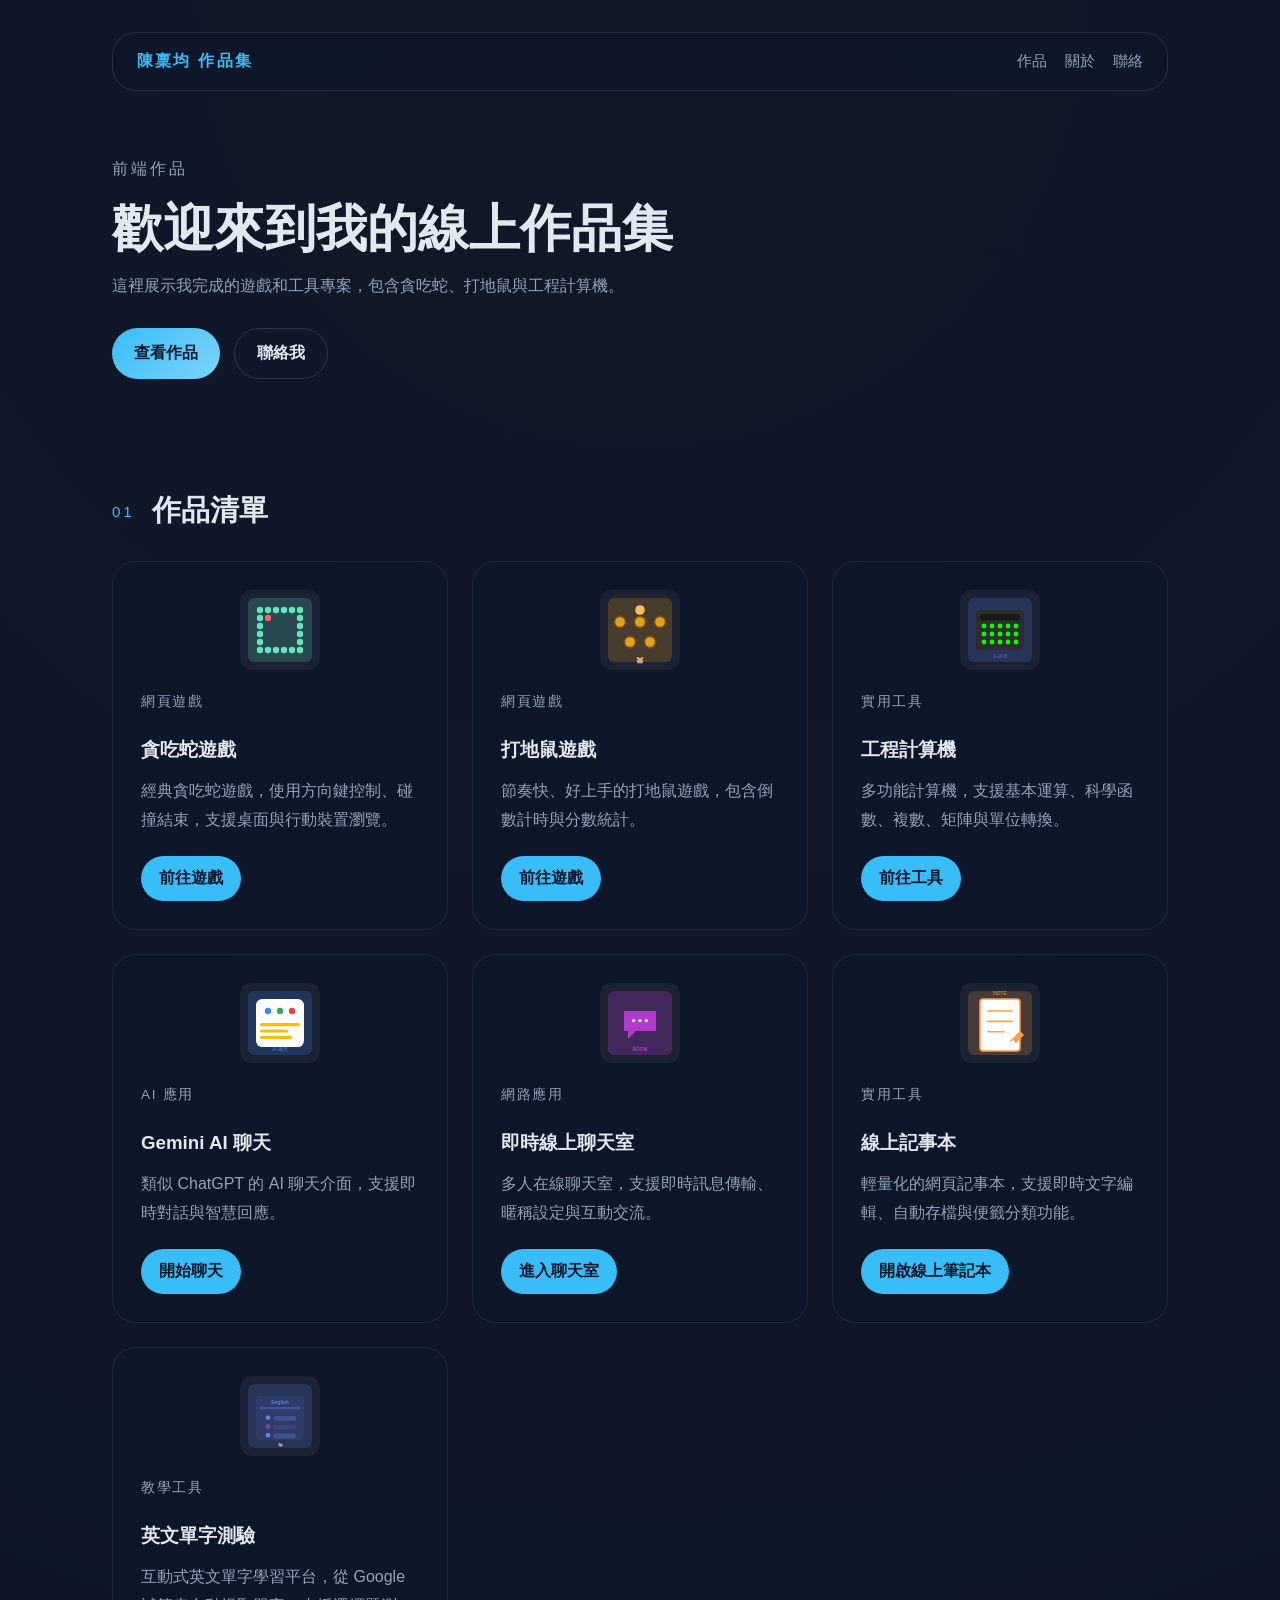
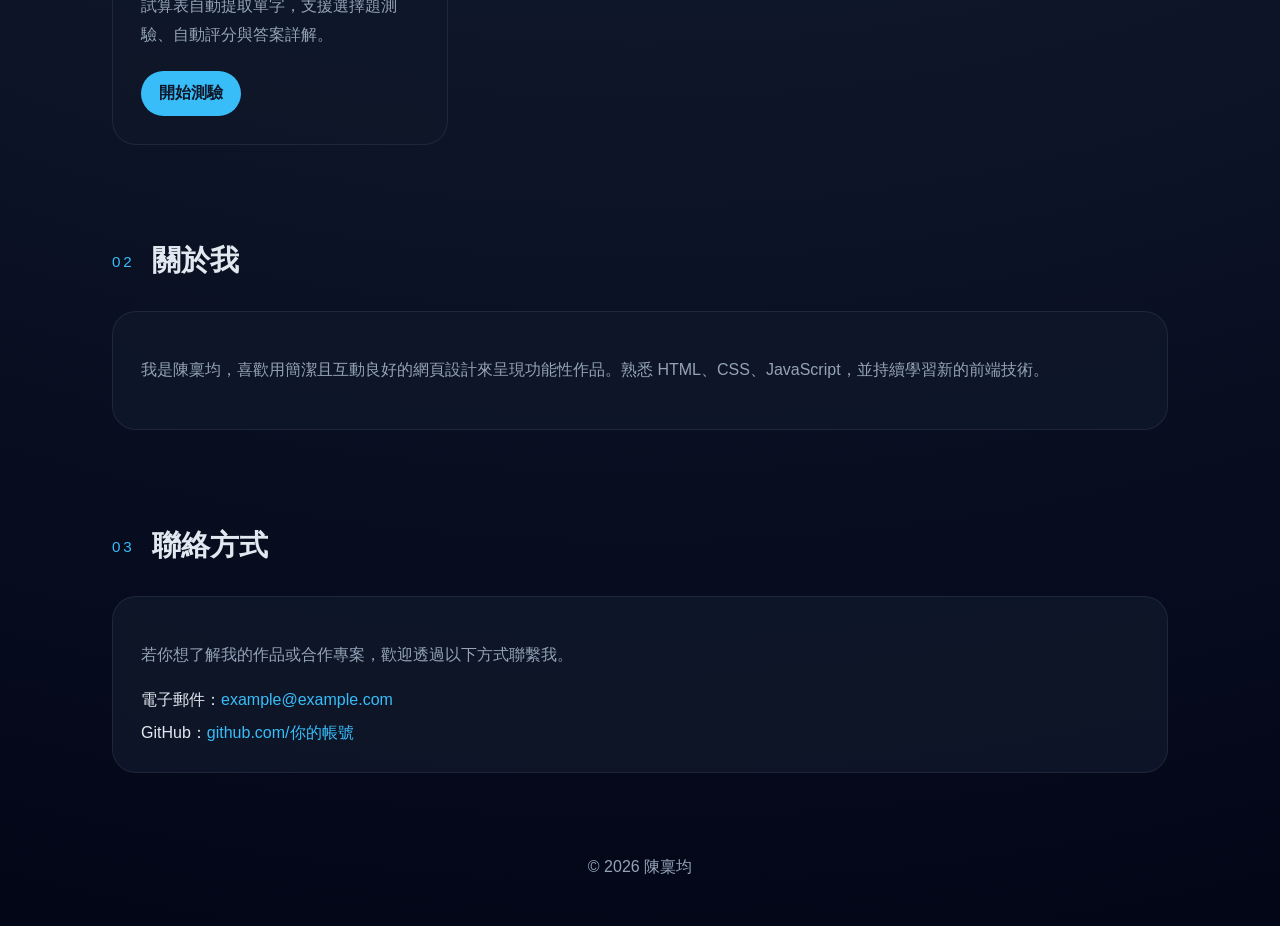
<file: index.html>
<!DOCTYPE html>
<html lang="zh-Hant">
<head>
  <meta charset="UTF-8" />
  <meta name="viewport" content="width=device-width, initial-scale=1.0" />
  <title>陳稟均的作品集</title>
  <link rel="stylesheet" href="styles.css" />
</head>
<body>
  <div class="page-shell">
    <header class="site-header">
      <div class="brand">陳稟均 作品集</div>
      <nav class="site-nav">
        <a href="#projects">作品</a>
        <a href="#about">關於</a>
        <a href="#contact">聯絡</a>
      </nav>
    </header>

    <main>
      <section class="hero">
        <div class="hero-copy">
          <p class="eyebrow">前端作品</p>
          <h1>歡迎來到我的線上作品集</h1>
          <p>這裡展示我完成的遊戲和工具專案，包含貪吃蛇、打地鼠與工程計算機。</p>
          <div class="hero-actions">
            <a class="btn primary" href="#projects">查看作品</a>
            <a class="btn secondary" href="#contact">聯絡我</a>
          </div>
        </div>
      </section>

      <section id="projects" class="section projects-section">
        <div class="section-heading">
          <span>01</span>
          <h2>作品清單</h2>
        </div>
        <div class="project-grid">
          <article class="project-card">
            <div class="project-thumbnail">
              <svg viewBox="0 0 100 100" xmlns="http://www.w3.org/2000/svg">
                <rect x="10" y="10" width="80" height="80" rx="8" fill="#63e6be" opacity="0.2"/>
                <circle cx="25" cy="25" r="4" fill="#63e6be"/>
                <circle cx="25" cy="35" r="4" fill="#63e6be"/>
                <circle cx="25" cy="45" r="4" fill="#63e6be"/>
                <circle cx="25" cy="55" r="4" fill="#63e6be"/>
                <circle cx="25" cy="65" r="4" fill="#63e6be"/>
                <circle cx="35" cy="25" r="4" fill="#63e6be"/>
                <circle cx="45" cy="25" r="4" fill="#63e6be"/>
                <circle cx="55" cy="25" r="4" fill="#63e6be"/>
                <circle cx="65" cy="25" r="4" fill="#63e6be"/>
                <circle cx="75" cy="25" r="4" fill="#63e6be"/>
                <circle cx="75" cy="35" r="4" fill="#63e6be"/>
                <circle cx="75" cy="45" r="4" fill="#63e6be"/>
                <circle cx="75" cy="55" r="4" fill="#63e6be"/>
                <circle cx="75" cy="65" r="4" fill="#63e6be"/>
                <circle cx="75" cy="75" r="4" fill="#63e6be"/>
                <circle cx="65" cy="75" r="4" fill="#63e6be"/>
                <circle cx="55" cy="75" r="4" fill="#63e6be"/>
                <circle cx="45" cy="75" r="4" fill="#63e6be"/>
                <circle cx="35" cy="75" r="4" fill="#63e6be"/>
                <circle cx="25" cy="75" r="4" fill="#63e6be"/>
                <circle cx="35" cy="35" r="4" fill="#ff6262"/>
              </svg>
            </div>
            <p class="project-tag">網頁遊戲</p>
            <h3>貪吃蛇遊戲</h3>
            <p>經典貪吃蛇遊戲，使用方向鍵控制、碰撞結束，支援桌面與行動裝置瀏覽。</p>
            <a class="project-link" href="./snake/index.html">前往遊戲</a>
          </article>

          <article class="project-card">
            <div class="project-thumbnail">
              <svg viewBox="0 0 100 100" xmlns="http://www.w3.org/2000/svg">
                <rect x="10" y="10" width="80" height="80" rx="8" fill="#fca311" opacity="0.2"/>
                <circle cx="25" cy="40" r="8" fill="#8b4513"/>
                <circle cx="25" cy="40" r="6" fill="#daa520"/>
                <circle cx="50" cy="40" r="8" fill="#8b4513"/>
                <circle cx="50" cy="40" r="6" fill="#daa520"/>
                <circle cx="75" cy="40" r="8" fill="#8b4513"/>
                <circle cx="75" cy="40" r="6" fill="#daa520"/>
                <circle cx="37.5" cy="65" r="8" fill="#8b4513"/>
                <circle cx="37.5" cy="65" r="6" fill="#daa520"/>
                <circle cx="62.5" cy="65" r="8" fill="#8b4513"/>
                <circle cx="62.5" cy="65" r="6" fill="#daa520"/>
                <circle cx="50" cy="25" r="6" fill="#f9bc60"/>
                <text x="50" y="90" text-anchor="middle" font-size="8" fill="#fca311">🐹</text>
              </svg>
            </div>
            <p class="project-tag">網頁遊戲</p>
            <h3>打地鼠遊戲</h3>
            <p>節奏快、好上手的打地鼠遊戲，包含倒數計時與分數統計。</p>
            <a class="project-link" href="./mole/index.html">前往遊戲</a>
          </article>

          <article class="project-card">
            <div class="project-thumbnail">
              <svg viewBox="0 0 100 100" xmlns="http://www.w3.org/2000/svg">
                <rect x="10" y="10" width="80" height="80" rx="8" fill="#667eea" opacity="0.2"/>
                <rect x="20" y="25" width="60" height="50" rx="4" fill="#2d2d2d"/>
                <rect x="25" y="30" width="50" height="8" rx="2" fill="#1a1a1a"/>
                <circle cx="30" cy="45" r="3" fill="#00ff00"/>
                <circle cx="40" cy="45" r="3" fill="#00ff00"/>
                <circle cx="50" cy="45" r="3" fill="#00ff00"/>
                <circle cx="60" cy="45" r="3" fill="#00ff00"/>
                <circle cx="70" cy="45" r="3" fill="#00ff00"/>
                <circle cx="30" cy="55" r="3" fill="#00ff00"/>
                <circle cx="40" cy="55" r="3" fill="#00ff00"/>
                <circle cx="50" cy="55" r="3" fill="#00ff00"/>
                <circle cx="60" cy="55" r="3" fill="#00ff00"/>
                <circle cx="70" cy="55" r="3" fill="#00ff00"/>
                <circle cx="30" cy="65" r="3" fill="#00ff00"/>
                <circle cx="40" cy="65" r="3" fill="#00ff00"/>
                <circle cx="50" cy="65" r="3" fill="#00ff00"/>
                <circle cx="60" cy="65" r="3" fill="#00ff00"/>
                <circle cx="70" cy="65" r="3" fill="#00ff00"/>
                <text x="50" y="85" text-anchor="middle" font-size="6" fill="#667eea">1+2=3</text>
              </svg>
            </div>
            <p class="project-tag">實用工具</p>
            <h3>工程計算機</h3>
            <p>多功能計算機，支援基本運算、科學函數、複數、矩陣與單位轉換。</p>
            <a class="project-link" href="./calculator/index.html">前往工具</a>
          </article>

          <article class="project-card">
            <div class="project-thumbnail">
              <svg viewBox="0 0 100 100" xmlns="http://www.w3.org/2000/svg">
                <rect x="10" y="10" width="80" height="80" rx="8" fill="#4285f4" opacity="0.2"/>
                <rect x="20" y="20" width="60" height="60" rx="8" fill="#ffffff"/>
                <circle cx="35" cy="35" r="4" fill="#4285f4"/>
                <circle cx="50" cy="35" r="4" fill="#34a853"/>
                <circle cx="65" cy="35" r="4" fill="#ea4335"/>
                <rect x="25" y="50" width="50" height="4" rx="2" fill="#fbbc04"/>
                <rect x="25" y="58" width="35" height="4" rx="2" fill="#fbbc04"/>
                <rect x="25" y="66" width="40" height="4" rx="2" fill="#fbbc04"/>
                <text x="50" y="85" text-anchor="middle" font-size="6" fill="#4285f4">AI 聊天</text>
              </svg>
            </div>
            <p class="project-tag">AI 應用</p>
            <h3>Gemini AI 聊天</h3>
            <p>類似 ChatGPT 的 AI 聊天介面，支援即時對話與智慧回應。</p>
            <a class="project-link" href="./4/index.html">開始聊天</a>
          </article>

          <article class="project-card">
            <div class="project-thumbnail">
              <svg viewBox="0 0 100 100" xmlns="http://www.w3.org/2000/svg">
                <rect x="10" y="10" width="80" height="80" rx="8" fill="#e040fb" opacity="0.2"/>
                <path d="M30 35 h40 v25 h-25 l-10 10 v-10 h-5 z" fill="#e040fb" opacity="0.7"/>
                <circle cx="42" cy="47" r="2" fill="#ffffff"/>
                <circle cx="50" cy="47" r="2" fill="#ffffff"/>
                <circle cx="58" cy="47" r="2" fill="#ffffff"/>
                <text x="50" y="85" text-anchor="middle" font-size="6" fill="#e040fb">ROOM</text>
              </svg>
            </div>
            <p class="project-tag">網路應用</p>
            <h3>即時線上聊天室</h3>
            <p>多人在線聊天室，支援即時訊息傳輸、暱稱設定與互動交流。</p>
            <a class="project-link" href="./5/index.html">進入聊天室</a>
          </article>

          <article class="project-card">
            <div class="project-thumbnail">
              <svg viewBox="0 0 100 100" xmlns="http://www.w3.org/2000/svg">
                <rect x="10" y="10" width="80" height="80" rx="8" fill="#ff9f43" opacity="0.2"/>
                <rect x="25" y="20" width="50" height="65" rx="4" fill="#ffffff" stroke="#ff9f43" stroke-width="2"/>
                <line x1="35" y1="35" x2="65" y2="35" stroke="#ff9f43" stroke-width="2" stroke-linecap="round"/>
                <line x1="35" y1="48" x2="65" y2="48" stroke="#ff9f43" stroke-width="2" stroke-linecap="round"/>
                <line x1="35" y1="61" x2="55" y2="61" stroke="#ff9f43" stroke-width="2" stroke-linecap="round"/>
                <path d="M65 70 l10 -10 l5 5 l-10 10 z" fill="#ff9f43"/>
                <path d="M65 70 l-2 2 l1 1 z" fill="#333"/>
                <text x="50" y="15" text-anchor="middle" font-size="6" fill="#ff9f43">NOTE</text>
              </svg>
            </div>
            <p class="project-tag">實用工具</p>
            <h3>線上記事本</h3>
            <p>輕量化的網頁記事本，支援即時文字編輯、自動存檔與便籤分類功能。</p>
            <a href="https://script.google.com/macros/s/AKfycby-f5m-bi3Nwy_KnNMIjRsWIexjw7TKGbhbvCnqRThMXqLfBqnDtzB3opv1Zuat8BBB/exec" class="project-link" target="_blank" rel="noopener noreferrer">開啟線上筆記本</a>
          </article>

          <article class="project-card">
            <div class="project-thumbnail">
              <svg viewBox="0 0 100 100" xmlns="http://www.w3.org/2000/svg">
                <rect x="10" y="10" width="80" height="80" rx="8" fill="#667eea" opacity="0.2"/>
                <rect x="20" y="25" width="60" height="55" rx="4" fill="#667eea" opacity="0.1"/>
                <text x="50" y="35" text-anchor="middle" font-size="6" font-weight="bold" fill="#667eea">English</text>
                <line x1="25" y1="40" x2="75" y2="40" stroke="#667eea" stroke-width="1"/>
                <circle cx="35" cy="52" r="3" fill="#667eea"/>
                <rect x="42" y="50" width="28" height="6" rx="2" fill="#667eea" opacity="0.3"/>
                <circle cx="35" cy="63" r="3" fill="#764ba2"/>
                <rect x="42" y="61" width="28" height="6" rx="2" fill="#764ba2" opacity="0.3"/>
                <circle cx="35" cy="74" r="3" fill="#667eea"/>
                <rect x="42" y="72" width="28" height="6" rx="2" fill="#667eea" opacity="0.3"/>
                <text x="50" y="88" text-anchor="middle" font-size="5" fill="#667eea">📚</text>
              </svg>
            </div>
            <p class="project-tag">教學工具</p>
            <h3>英文單字測驗</h3>
            <p>互動式英文單字學習平台，從 Google 試算表自動提取單字，支援選擇題測驗、自動評分與答案詳解。</p>
            <a href="https://script.google.com/a/macros/gm.ptivs.tn.edu.tw/s/AKfycbwxQoGltvy7mGUrBFdBxSg4KBjI6wtmdkw2znegmbSFt8FOzKPcTALHVcMYMG9yCHej2w/exec" class="project-link" target="_blank" rel="noopener noreferrer">開始測驗</a>
          </article>

        </div>
      </section>

      <section id="about" class="section about-section">
        <div class="section-heading">
          <span>02</span>
          <h2>關於我</h2>
        </div>
        <div class="about-card">
          <p>我是陳稟均，喜歡用簡潔且互動良好的網頁設計來呈現功能性作品。熟悉 HTML、CSS、JavaScript，並持續學習新的前端技術。</p>
        </div>
      </section>

      <section id="contact" class="section contact-section">
        <div class="section-heading">
          <span>03</span>
          <h2>聯絡方式</h2>
        </div>
        <div class="contact-card">
          <p>若你想了解我的作品或合作專案，歡迎透過以下方式聯繫我。</p>
          <ul>
            <li>電子郵件：<a href="mailto:example@example.com">example@example.com</a></li>
            <li>GitHub：<a href="https://github.com" target="_blank" rel="noreferrer">github.com/你的帳號</a></li>
          </ul>
        </div>
      </section>
    </main>

    <footer class="site-footer">
      <p>&copy; <span id="year"></span> 陳稟均</p>
    </footer>
  </div>

  <script src="script.js"></script>
</body>
</html>
</file>
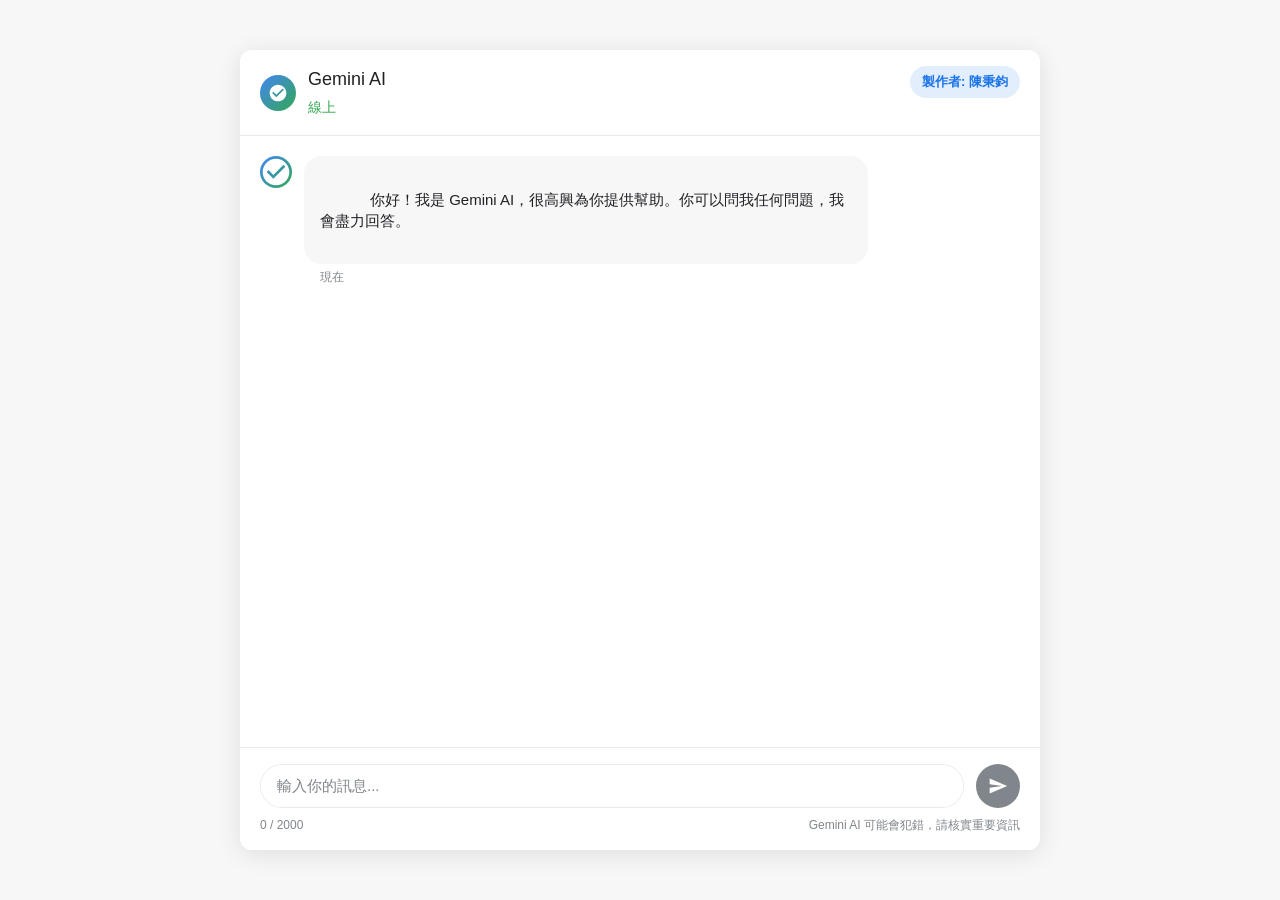
<file: 4/index.html>
<!DOCTYPE html>
<html lang="zh-Hant">
<head>
  <meta charset="UTF-8" />
  <meta name="viewport" content="width=device-width, initial-scale=1.0" />
  <title>Gemini AI 聊天</title>
  <link rel="stylesheet" href="styles.css" />
</head>
<body>
  <div class="chat-container">
    <div class="author-tag">製作者: 陳秉鈞</div>
    <header class="chat-header">
      <div class="header-content">
        <div class="ai-avatar">
          <svg viewBox="0 0 24 24" fill="currentColor">
            <path d="M12 2C6.48 2 2 6.48 2 12s4.48 10 10 10 10-4.48 10-10S17.52 2 12 2zm-2 15l-5-5 1.41-1.41L10 14.17l7.59-7.59L19 8l-9 9z"/>
          </svg>
        </div>
        <div class="header-info">
          <h1>Gemini AI</h1>
          <span class="status">線上</span>
        </div>
      </div>
    </header>

    <div class="chat-messages" id="chatMessages">
      <div class="message ai-message">
        <div class="message-avatar">
          <svg viewBox="0 0 24 24" fill="currentColor">
            <path d="M12 2C6.48 2 2 6.48 2 12s4.48 10 10 10 10-4.48 10-10S17.52 2 12 2zm-2 15l-5-5 1.41-1.41L10 14.17l7.59-7.59L19 8l-9 9z"/>
          </svg>
        </div>
        <div class="message-content">
          <div class="message-text">
            你好！我是 Gemini AI，很高興為你提供幫助。你可以問我任何問題，我會盡力回答。
          </div>
          <div class="message-time">現在</div>
        </div>
      </div>
    </div>

    <div class="chat-input-container">
      <div class="input-wrapper">
        <textarea
          id="messageInput"
          placeholder="輸入你的訊息..."
          rows="1"
          maxlength="2000"
        ></textarea>
        <button id="sendButton" class="send-button" disabled>
          <svg viewBox="0 0 24 24" fill="currentColor">
            <path d="M2.01 21L23 12 2.01 3 2 10l15 2-15 2z"/>
          </svg>
        </button>
      </div>
      <div class="input-footer">
        <span class="char-count">0 / 2000</span>
        <span class="disclaimer">Gemini AI 可能會犯錯，請核實重要資訊</span>
      </div>
    </div>
  </div>

  <script src="script.js"></script>
</body>
</html>
</file>
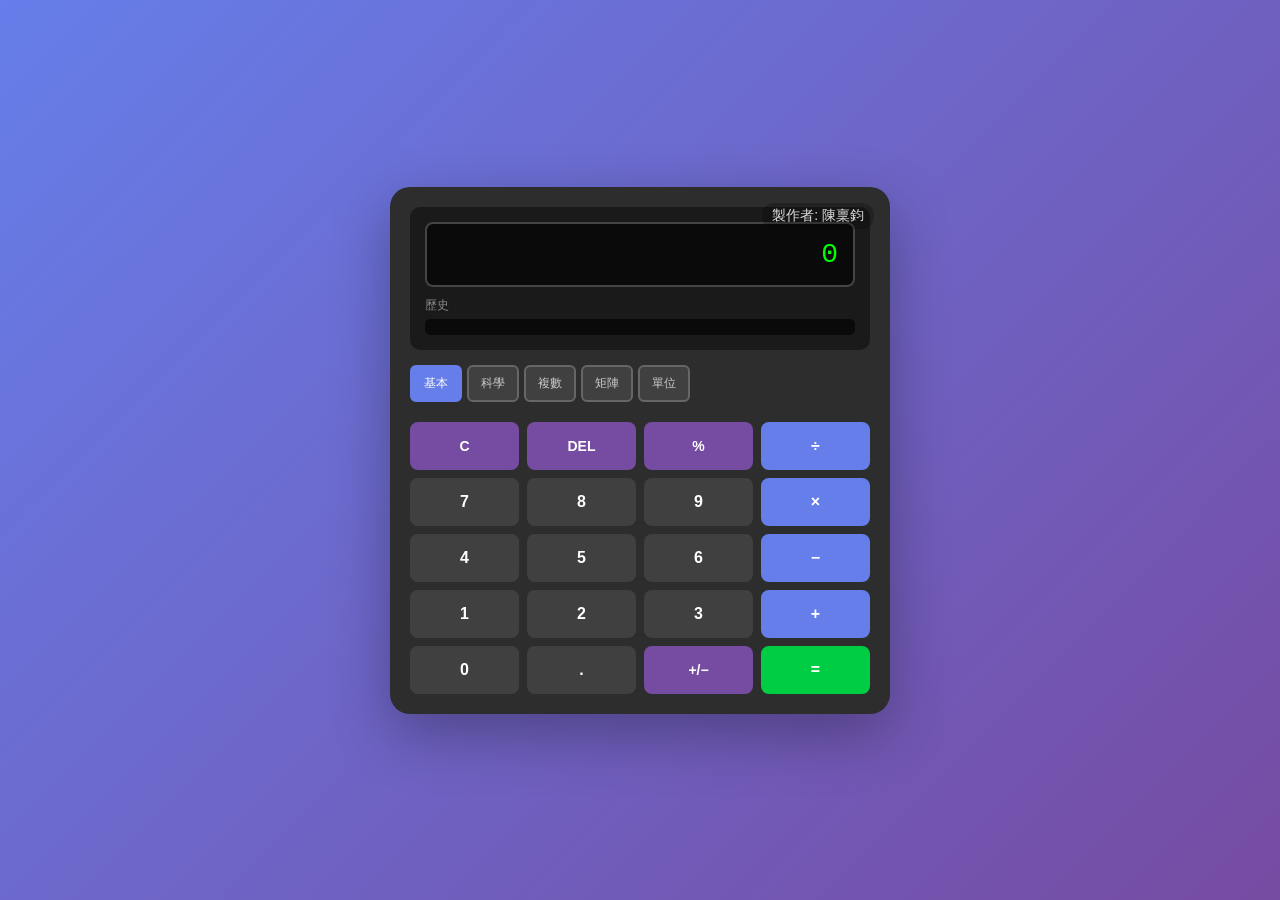
<file: calculator/index.html>
<!DOCTYPE html>
<html lang="zh-TW">
<head>
    <meta charset="UTF-8">
    <meta name="viewport" content="width=device-width, initial-scale=1.0">
    <title>工程計算機</title>
    <link rel="stylesheet" href="styles.css">
</head>
<body>
    <div class="container">
        <div class="calculator">
            <div class="display-section">
                <input type="text" id="display" class="display" placeholder="0" readonly>
                <div class="history-label">歷史</div>
                <div id="history-list" class="history-list"></div>
            </div>

            <!-- 模式切換 -->
            <div class="mode-selector">
                <button class="mode-btn active" data-mode="basic">基本</button>
                <button class="mode-btn" data-mode="scientific">科學</button>
                <button class="mode-btn" data-mode="complex">複數</button>
                <button class="mode-btn" data-mode="matrix">矩陣</button>
                <button class="mode-btn" data-mode="units">單位</button>
            </div>

            <!-- 基本計算器模式 -->
            <div id="basic-mode" class="mode-content active">
                <div class="button-grid">
                    <button class="btn function-btn" data-action="clear">C</button>
                    <button class="btn function-btn" data-action="delete">DEL</button>
                    <button class="btn function-btn" data-action="percent">%</button>
                    <button class="btn operator-btn" data-operator="/">÷</button>

                    <button class="btn" data-value="7">7</button>
                    <button class="btn" data-value="8">8</button>
                    <button class="btn" data-value="9">9</button>
                    <button class="btn operator-btn" data-operator="*">×</button>

                    <button class="btn" data-value="4">4</button>
                    <button class="btn" data-value="5">5</button>
                    <button class="btn" data-value="6">6</button>
                    <button class="btn operator-btn" data-operator="-">−</button>

                    <button class="btn" data-value="1">1</button>
                    <button class="btn" data-value="2">2</button>
                    <button class="btn" data-value="3">3</button>
                    <button class="btn operator-btn" data-operator="+">+</button>

                    <button class="btn" data-value="0">0</button>
                    <button class="btn" data-value=".">.</button>
                    <button class="btn function-btn" data-action="negate">+/−</button>
                    <button class="btn equals-btn" data-action="equals">=</button>
                </div>
            </div>

            <!-- 科學模式 -->
            <div id="scientific-mode" class="mode-content">
                <div class="button-grid">
                    <button class="btn function-btn" data-action="clear">C</button>
                    <button class="btn function-btn" data-action="delete">DEL</button>
                    <button class="btn function-btn" data-action="percent">%</button>
                    <button class="btn operator-btn" data-operator="/">÷</button>

                    <button class="btn function-btn" data-function="sin">sin</button>
                    <button class="btn function-btn" data-function="cos">cos</button>
                    <button class="btn function-btn" data-function="tan">tan</button>
                    <button class="btn operator-btn" data-operator="*">×</button>

                    <button class="btn function-btn" data-function="sqrt">√</button>
                    <button class="btn function-btn" data-function="pow2">x²</button>
                    <button class="btn function-btn" data-function="pow3">x³</button>
                    <button class="btn operator-btn" data-operator="-">−</button>

                    <button class="btn function-btn" data-function="log">log</button>
                    <button class="btn function-btn" data-function="ln">ln</button>
                    <button class="btn function-btn" data-function="exp">e^x</button>
                    <button class="btn operator-btn" data-operator="+">+</button>

                    <button class="btn function-btn" data-function="pi">π</button>
                    <button class="btn function-btn" data-function="e">e</button>
                    <button class="btn function-btn" data-function="factorial">n!</button>
                    <button class="btn equals-btn" data-action="equals">=</button>
                </div>
            </div>

            <!-- 複數模式 -->
            <div id="complex-mode" class="mode-content">
                <div class="complex-input">
                    <div class="input-group">
                        <label>實部</label>
                        <input type="number" id="complex-real" placeholder="0" step="any">
                    </div>
                    <div class="input-group">
                        <label>虛部</label>
                        <input type="number" id="complex-imag" placeholder="0" step="any">
                    </div>
                </div>
                <div id="complex-result" class="result-box"></div>
                <div class="button-grid">
                    <button class="btn operator-btn" data-complex-op="add">複數加</button>
                    <button class="btn operator-btn" data-complex-op="subtract">複數減</button>
                    <button class="btn operator-btn" data-complex-op="multiply">複數乘</button>
                    <button class="btn operator-btn" data-complex-op="divide">複數除</button>
                    <button class="btn function-btn" data-complex-func="magnitude">模</button>
                    <button class="btn function-btn" data-complex-func="conjugate">共軛</button>
                    <button class="btn function-btn" data-complex-func="clear">清除</button>
                    <button class="btn equals-btn" data-action="equals">=</button>
                </div>
            </div>

            <!-- 矩陣模式 -->
            <div id="matrix-mode" class="mode-content">
                <div class="matrix-controls">
                    <div class="size-control">
                        <label>矩陣大小:</label>
                        <select id="matrix-size">
                            <option value="2x2">2×2</option>
                            <option value="3x3">3×3</option>
                            <option value="2x3">2×3</option>
                            <option value="3x2">3×2</option>
                        </select>
                    </div>
                    <button class="btn function-btn" id="generate-matrix">生成空矩陣</button>
                </div>
                <div id="matrix-input" class="matrix-input"></div>
                <div class="button-grid matrix-ops">
                    <button class="btn operator-btn" data-matrix-op="add">矩陣加</button>
                    <button class="btn operator-btn" data-matrix-op="subtract">矩陣減</button>
                    <button class="btn operator-btn" data-matrix-op="multiply">矩陣乘</button>
                    <button class="btn function-btn" data-matrix-func="transpose">轉置</button>
                    <button class="btn function-btn" data-matrix-func="determinant">行列式</button>
                    <button class="btn function-btn" data-matrix-func="inverse">反矩陣</button>
                    <button class="btn function-btn" data-matrix-func="clear">清除</button>
                </div>
                <div id="matrix-result" class="result-box"></div>
            </div>

            <!-- 單位轉換模式 -->
            <div id="units-mode" class="mode-content">
                <div class="units-controls">
                    <div class="unit-group">
                        <label>轉換類型:</label>
                        <select id="unit-type">
                            <option value="length">長度</option>
                            <option value="weight">重量</option>
                            <option value="temperature">溫度</option>
                            <option value="speed">速度</option>
                            <option value="area">面積</option>
                            <option value="volume">體積</option>
                        </select>
                    </div>
                    <div class="unit-group">
                        <label>數值:</label>
                        <input type="number" id="unit-value" placeholder="0" step="any">
                    </div>
                    <div class="unit-group">
                        <label>從:</label>
                        <select id="unit-from"></select>
                    </div>
                    <div class="unit-group">
                        <label>到:</label>
                        <select id="unit-to"></select>
                    </div>
                </div>
                <button class="btn equals-btn" id="convert-btn">轉換</button>
                <div id="unit-result" class="result-box"></div>
            </div>
            <div class="author">製作者: 陳稟鈞</div>
        </div>
    </div>

    <script src="script.js"></script>
</body>
</html>
</file>
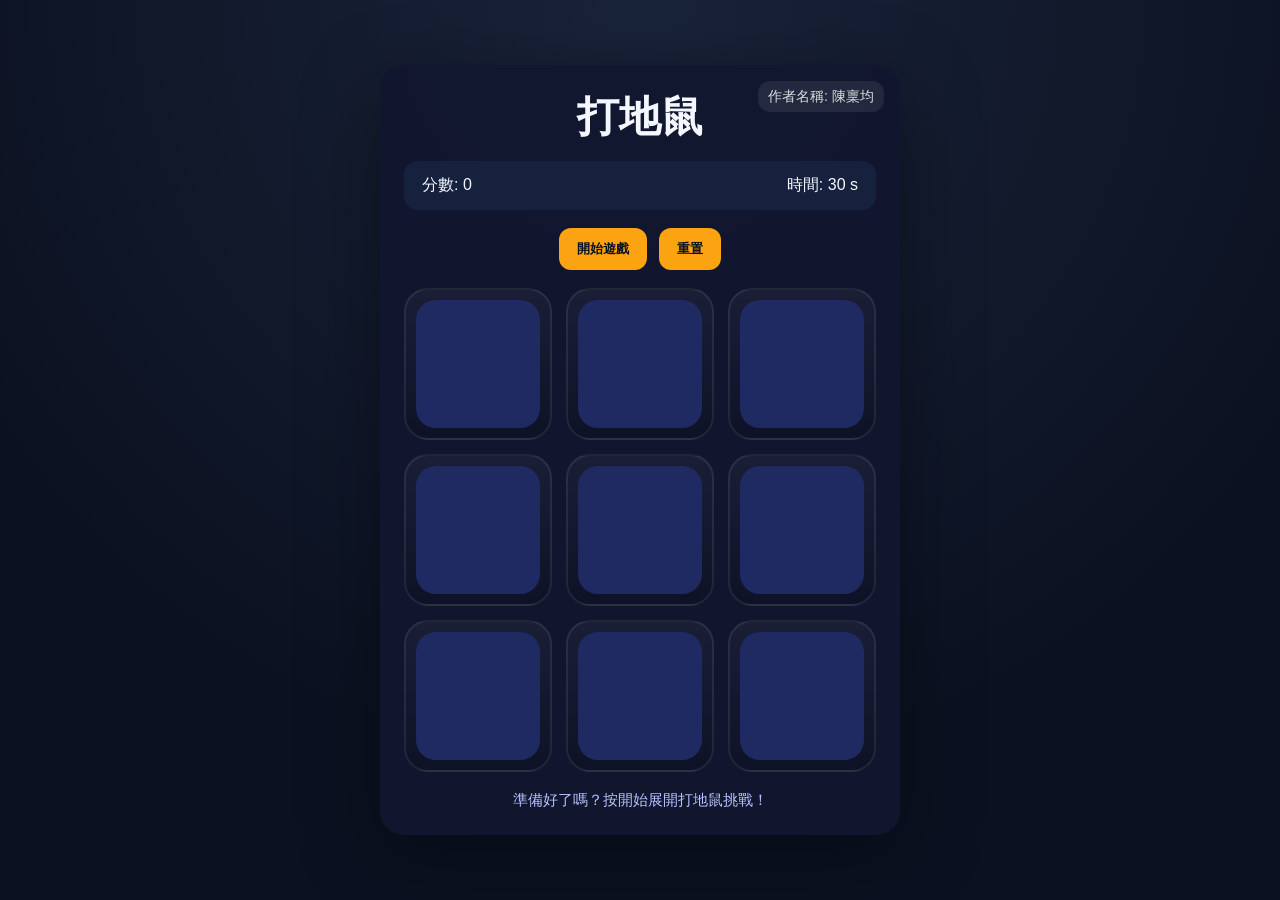
<file: mole/index.html>
<!DOCTYPE html>
<html lang="zh-Hant">
<head>
  <meta charset="UTF-8" />
  <meta name="viewport" content="width=device-width, initial-scale=1.0" />
  <title>打地鼠</title>
  <link rel="stylesheet" href="styles.css" />
</head>
<body>
  <div class="game-shell">
    <div class="author">作者名稱: 陳稟均</div>
    <header>
      <h1>打地鼠</h1>
      <div class="status-bar">
        <div>分數: <span id="score">0</span></div>
        <div>時間: <span id="time">30</span> s</div>
      </div>
    </header>

    <div class="controls">
      <button id="startBtn">開始遊戲</button>
      <button id="resetBtn">重置</button>
    </div>

    <div class="grid" id="grid"></div>
    <div class="notice" id="notice">點擊地鼠增加分數！</div>
  </div>

  <script src="script.js"></script>
</body>
</html>
</file>
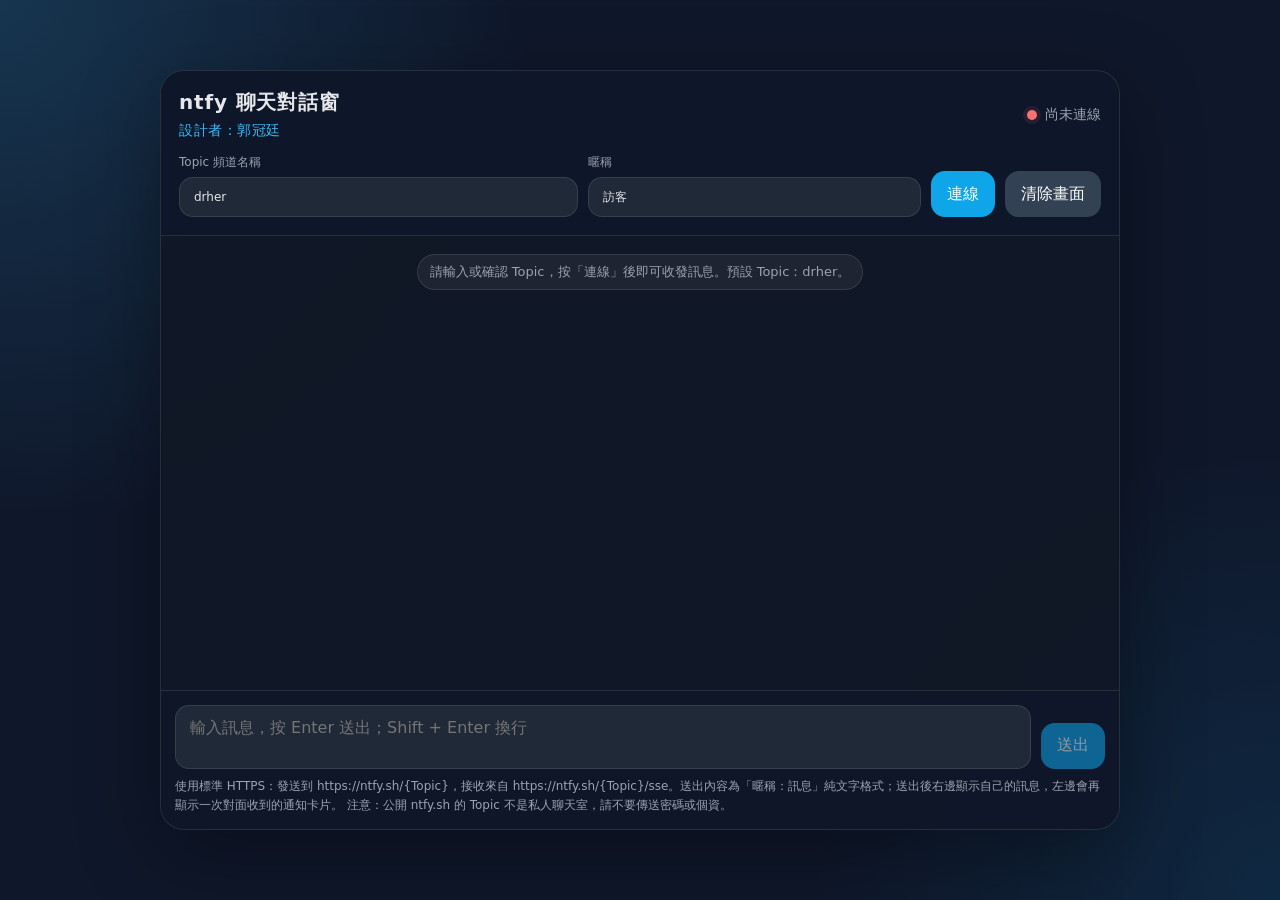
<file: ntfy 聊天對話窗/index.html>
<!doctype html>
<html lang="zh-Hant">
<head>
  <meta charset="utf-8" />
  <meta name="viewport" content="width=device-width, initial-scale=1" />
  <title>ntfy 聊天對話窗</title>
  <style>
    :root {
      --bg: #0f172a;
      --panel: #111827;
      --panel-2: #1f2937;
      --text: #e5e7eb;
      --muted: #9ca3af;
      --line: rgba(255,255,255,.10);
      --accent: #38bdf8;
      --accent-2: #0ea5e9;
      --danger: #f87171;
      --ok: #34d399;
      --bubble-self: #0ea5e9;
      --bubble-other: #374151;
    }

    * {
      box-sizing: border-box;
    }

    body {
      margin: 0;
      min-height: 100vh;
      font-family: system-ui, -apple-system, BlinkMacSystemFont, "Segoe UI", "Noto Sans TC", sans-serif;
      background:
        radial-gradient(circle at top left, rgba(56,189,248,.18), transparent 34%),
        radial-gradient(circle at bottom right, rgba(14,165,233,.12), transparent 30%),
        var(--bg);
      color: var(--text);
      display: grid;
      place-items: center;
      padding: 18px;
    }

    .app {
      width: min(960px, 100%);
      height: min(760px, calc(100vh - 36px));
      background: rgba(17,24,39,.92);
      border: 1px solid var(--line);
      border-radius: 24px;
      overflow: hidden;
      box-shadow: 0 24px 80px rgba(0,0,0,.35);
      display: grid;
      grid-template-rows: auto 1fr auto;
    }

    header {
      padding: 18px;
      border-bottom: 1px solid var(--line);
      background: rgba(15,23,42,.72);
    }

    .title-row {
      display: flex;
      align-items: center;
      justify-content: space-between;
      gap: 12px;
      margin-bottom: 14px;
    }

    h1 {
      font-size: 20px;
      margin: 0;
      letter-spacing: .04em;
    }

    .designer {
      margin-top: 6px;
      color: var(--accent);
      font-size: 14px;
      letter-spacing: .04em;
    }

    .status {
      display: inline-flex;
      align-items: center;
      gap: 8px;
      color: var(--muted);
      font-size: 14px;
      white-space: nowrap;
    }

    .dot {
      width: 10px;
      height: 10px;
      border-radius: 999px;
      background: var(--danger);
      box-shadow: 0 0 0 4px rgba(248,113,113,.10);
    }

    .dot.on {
      background: var(--ok);
      box-shadow: 0 0 0 4px rgba(52,211,153,.12);
    }

    .settings {
      display: grid;
      grid-template-columns: 1.2fr 1fr auto auto;
      gap: 10px;
    }

    label {
      display: grid;
      gap: 6px;
      color: var(--muted);
      font-size: 12px;
    }

    input, button, textarea {
      font: inherit;
    }

    input, textarea {
      width: 100%;
      color: var(--text);
      background: var(--panel-2);
      border: 1px solid var(--line);
      border-radius: 14px;
      outline: none;
      padding: 12px 14px;
    }

    input:focus, textarea:focus {
      border-color: rgba(56,189,248,.65);
      box-shadow: 0 0 0 4px rgba(56,189,248,.10);
    }

    button {
      border: 0;
      border-radius: 14px;
      padding: 12px 16px;
      color: white;
      background: var(--accent-2);
      cursor: pointer;
      transition: transform .12s ease, opacity .12s ease;
      align-self: end;
      min-height: 46px;
    }

    button:hover {
      transform: translateY(-1px);
    }

    button:disabled {
      cursor: not-allowed;
      opacity: .55;
      transform: none;
    }

    button.secondary {
      background: #334155;
    }

    main {
      min-height: 0;
      overflow: auto;
      padding: 18px;
      display: flex;
      flex-direction: column;
      gap: 12px;
      scroll-behavior: smooth;
    }

    .notice {
      align-self: center;
      color: var(--muted);
      background: rgba(255,255,255,.06);
      border: 1px solid var(--line);
      border-radius: 999px;
      padding: 8px 12px;
      font-size: 13px;
      max-width: 100%;
      text-align: center;
    }

    .message {
      max-width: min(78%, 620px);
      display: grid;
      gap: 4px;
    }

    .message.self {
      margin-left: auto;
      justify-items: end;
    }

    .meta {
      color: var(--muted);
      font-size: 12px;
      padding: 0 4px;
    }

    .bubble {
      padding: 12px 14px;
      border-radius: 18px;
      line-height: 1.55;
      white-space: pre-wrap;
      overflow-wrap: anywhere;
      border: 1px solid rgba(255,255,255,.08);
      background: var(--bubble-other);
    }

    .self .bubble {
      background: linear-gradient(135deg, var(--bubble-self), var(--accent));
      color: #082f49;
      border-color: transparent;
    }

    .notification-bubble {
      background: #fff7ed;
      color: #431407;
      border-color: rgba(251, 146, 60, .22);
      box-shadow: 0 10px 28px rgba(0,0,0,.12);
    }

    .notification-title {
      font-weight: 700;
      margin-bottom: 6px;
    }

    .notification-body {
      margin-bottom: 8px;
      white-space: pre-wrap;
      overflow-wrap: anywhere;
    }

    .notification-meta {
      color: rgba(67, 20, 7, .66);
      font-size: 13px;
    }

    footer {
      padding: 14px;
      border-top: 1px solid var(--line);
      background: rgba(15,23,42,.78);
    }

    .composer {
      display: grid;
      grid-template-columns: 1fr auto;
      gap: 10px;
      align-items: end;
    }

    textarea {
      resize: none;
      min-height: 52px;
      max-height: 130px;
    }

    .help {
      color: var(--muted);
      font-size: 12px;
      margin-top: 8px;
      line-height: 1.6;
    }

    @media (max-width: 720px) {
      body {
        padding: 0;
      }

      .app {
        height: 100vh;
        border-radius: 0;
      }

      .title-row {
        align-items: flex-start;
        flex-direction: column;
      }

      .settings {
        grid-template-columns: 1fr;
      }

      button {
        width: 100%;
      }

      .message {
        max-width: 88%;
      }

      .composer {
        grid-template-columns: 1fr;
      }
    }
  </style>
</head>
<body>
  <div class="app">
    <header>
      <div class="title-row">
        <div>
          <h1>ntfy 聊天對話窗</h1>
          <div class="designer">設計者：郭冠廷</div>
        </div>
        <div class="status" title="連線狀態">
          <span id="statusDot" class="dot"></span>
          <span id="statusText">尚未連線</span>
        </div>
      </div>

      <div class="settings">
        <label>
          Topic 頻道名稱
          <input id="topicInput" value="drher" maxlength="64" autocomplete="off" />
        </label>

        <label>
          暱稱
          <input id="nameInput" value="訪客" maxlength="24" autocomplete="off" />
        </label>

        <button id="connectBtn" type="button">連線</button>
        <button id="clearBtn" class="secondary" type="button">清除畫面</button>
      </div>
    </header>

    <main id="messages">
      <div class="notice">請輸入或確認 Topic，按「連線」後即可收發訊息。預設 Topic：drher。</div>
    </main>

    <footer>
      <div class="composer">
        <textarea id="messageInput" placeholder="輸入訊息，按 Enter 送出；Shift + Enter 換行" disabled></textarea>
        <button id="sendBtn" type="button" disabled>送出</button>
      </div>
      <div class="help">
        使用標準 HTTPS：發送到 https://ntfy.sh/{Topic}，接收來自 https://ntfy.sh/{Topic}/sse。送出內容為「暱稱：訊息」純文字格式；送出後右邊顯示自己的訊息，左邊會再顯示一次對面收到的通知卡片。
        注意：公開 ntfy.sh 的 Topic 不是私人聊天室，請不要傳送密碼或個資。
      </div>
    </footer>
  </div>

  <script>
    const BASE_URL = "https://ntfy.sh";
    const DEFAULT_TOPIC = "drher";

    const topicInput = document.getElementById("topicInput");
    const nameInput = document.getElementById("nameInput");
    const connectBtn = document.getElementById("connectBtn");
    const clearBtn = document.getElementById("clearBtn");
    const messages = document.getElementById("messages");
    const messageInput = document.getElementById("messageInput");
    const sendBtn = document.getElementById("sendBtn");
    const statusDot = document.getElementById("statusDot");
    const statusText = document.getElementById("statusText");

    let eventSource = null;
    let currentTopic = "";
    let clientId = localStorage.getItem("ntfy_chat_client_id");

    if (!clientId) {
      clientId = crypto.randomUUID ? crypto.randomUUID() : String(Date.now()) + Math.random();
      localStorage.setItem("ntfy_chat_client_id", clientId);
    }

    topicInput.value = localStorage.getItem("ntfy_chat_topic") || DEFAULT_TOPIC;
    nameInput.value = localStorage.getItem("ntfy_chat_name") || "訪客";

    function safeTopic(value) {
      return value.trim().replace(/^\/+|\/+$/g, "");
    }

    function setConnected(isConnected, text) {
      statusDot.classList.toggle("on", isConnected);
      statusText.textContent = text;
      messageInput.disabled = !isConnected;
      sendBtn.disabled = !isConnected;
      connectBtn.textContent = isConnected ? "重新連線" : "連線";
    }

    function addNotice(text) {
      const div = document.createElement("div");
      div.className = "notice";
      div.textContent = text;
      messages.appendChild(div);
      scrollToBottom();
    }

    function formatTime(unixSeconds) {
      const date = unixSeconds ? new Date(unixSeconds * 1000) : new Date();
      return date.toLocaleTimeString("zh-TW", { hour: "2-digit", minute: "2-digit" });
    }

    function addMessage({ text, name, time, self }) {
      const wrap = document.createElement("div");
      wrap.className = "message" + (self ? " self" : "");

      const meta = document.createElement("div");
      meta.className = "meta";
      meta.textContent = `${name || "匿名"} · ${formatTime(time)}`;

      const bubble = document.createElement("div");
      bubble.className = "bubble";
      bubble.textContent = text;

      wrap.append(meta, bubble);
      messages.appendChild(wrap);
      scrollToBottom();
    }

    function addNotificationEcho({ text, topic, time }) {
      const wrap = document.createElement("div");
      wrap.className = "message";

      const bubble = document.createElement("div");
      bubble.className = "bubble notification-bubble";

      const title = document.createElement("div");
      title.className = "notification-title";
      title.textContent = "聊天對話窗新訊息";

      const body = document.createElement("div");
      body.className = "notification-body";
      body.textContent = text;

      const meta = document.createElement("div");
      meta.className = "notification-meta";
      meta.textContent = `${topic || currentTopic || "ntfy"} · ${formatTime(time)}`;

      bubble.append(title, body, meta);
      wrap.appendChild(bubble);
      messages.appendChild(wrap);
      scrollToBottom();
    }

    function scrollToBottom() {
      messages.scrollTop = messages.scrollHeight;
    }

    function parsePayload(messageText) {
      // 支援三種格式：
      // 1. 本頁面送出的純文字：暱稱：訊息
      // 2. 舊版 JSON：{ type:"chat", text:"...", name:"..." }
      // 3. 其他程式常見 JSON：{ message:"...", nickname:"..." }
      try {
        const data = JSON.parse(messageText);

        if (data && data.type === "chat" && typeof data.text === "string") {
          return {
            text: data.text,
            name: data.name || data.nickname || "匿名",
            clientId: data.clientId || ""
          };
        }

        if (data && typeof data.message === "string") {
          return {
            text: data.message,
            name: data.nickname || data.name || data.sender || "匿名",
            clientId: data.clientId || ""
          };
        }
      } catch (_) {}

      const divider = messageText.indexOf("：");
      if (divider > 0) {
        return {
          text: messageText.slice(divider + 1).trim(),
          name: messageText.slice(0, divider).trim() || "匿名",
          clientId: ""
        };
      }

      return {
        text: messageText,
        name: "ntfy",
        clientId: ""
      };
    }

    function connect() {
      const topic = safeTopic(topicInput.value || DEFAULT_TOPIC);
      const name = nameInput.value.trim() || "訪客";

      if (!topic) {
        addNotice("Topic 不可空白。");
        return;
      }

      localStorage.setItem("ntfy_chat_topic", topic);
      localStorage.setItem("ntfy_chat_name", name);

      if (eventSource) {
        eventSource.close();
      }

      currentTopic = topic;
      messages.innerHTML = "";
      addNotice(`正在連線到 Topic：${topic}`);

      const url = `${BASE_URL}/${encodeURIComponent(topic)}/sse`;
      eventSource = new EventSource(url);

      eventSource.addEventListener("open", () => {
        setConnected(true, `已連線：${topic}`);
        addNotice("連線完成。其他使用相同 Topic 的人可以看到訊息。");
      });

      eventSource.addEventListener("error", () => {
        setConnected(false, "連線中斷，瀏覽器會嘗試重連");
      });

      eventSource.onmessage = (event) => {
        const ntfyData = JSON.parse(event.data);

        if (ntfyData.event !== "message") return;

        const rawText = ntfyData.message || "";
        const chat = parsePayload(rawText);

        // 本頁面送出時會先在右邊顯示一次。
        // ntfy SSE 回傳同一則訊息時，再用通知卡片形式顯示在左邊，讓自己也看得到對面收到的重複訊息。
        const ownPlainText = `${nameInput.value.trim() || "訪客"}：${chat.text}`;
        const isOwnPlainText = rawText === ownPlainText;

        if (isOwnPlainText) {
          addNotificationEcho({
            text: rawText,
            topic: currentTopic,
            time: ntfyData.time
          });
          return;
        }

        addMessage({
          text: chat.text,
          name: chat.name || "匿名",
          time: ntfyData.time,
          self: false
        });
      };
    }

    async function sendMessage() {
      const text = messageInput.value.trim();
      const name = nameInput.value.trim() || "訪客";

      if (!text || !currentTopic) return;

      // 送到 ntfy 的內容改成純文字，其他人用 ntfy 網頁或 APP 看也會很簡潔。
      // 範例：何帥：YYY
      // 注意：不要把中文暱稱放進 HTTP Header，例如 Title: 郭冠廷。
      // 瀏覽器的 fetch 會因為 Header 含中文而出現 non ISO-8859-1 code point 錯誤。
      const payload = `${name}：${text}`;

      sendBtn.disabled = true;

      try {
        const response = await fetch(`${BASE_URL}/${encodeURIComponent(currentTopic)}`, {
          method: "POST",
          headers: {
            "Content-Type": "text/plain; charset=utf-8"
          },
          body: payload
        });

        if (!response.ok) {
          throw new Error(`HTTP ${response.status}`);
        }

        // 立刻在自己的畫面重覆顯示一次自己送出的文字，不用等待 SSE 回傳。
        addMessage({
          text,
          name,
          time: Math.floor(Date.now() / 1000),
          self: true
        });

        messageInput.value = "";
        messageInput.style.height = "";
      } catch (error) {
        addNotice(`送出失敗：${error.message}`);
      } finally {
        sendBtn.disabled = false;
        messageInput.focus();
      }
    }

    connectBtn.addEventListener("click", connect);
    sendBtn.addEventListener("click", sendMessage);

    clearBtn.addEventListener("click", () => {
      messages.innerHTML = "";
      addNotice("畫面已清除。這不會刪除 ntfy 伺服器快取。");
    });

    messageInput.addEventListener("keydown", (event) => {
      if (event.key === "Enter" && !event.shiftKey) {
        event.preventDefault();
        sendMessage();
      }
    });

    messageInput.addEventListener("input", () => {
      messageInput.style.height = "auto";
      messageInput.style.height = Math.min(messageInput.scrollHeight, 130) + "px";
    });

    window.addEventListener("beforeunload", () => {
      if (eventSource) eventSource.close();
    });
  </script>
</body>
</html>
</file>
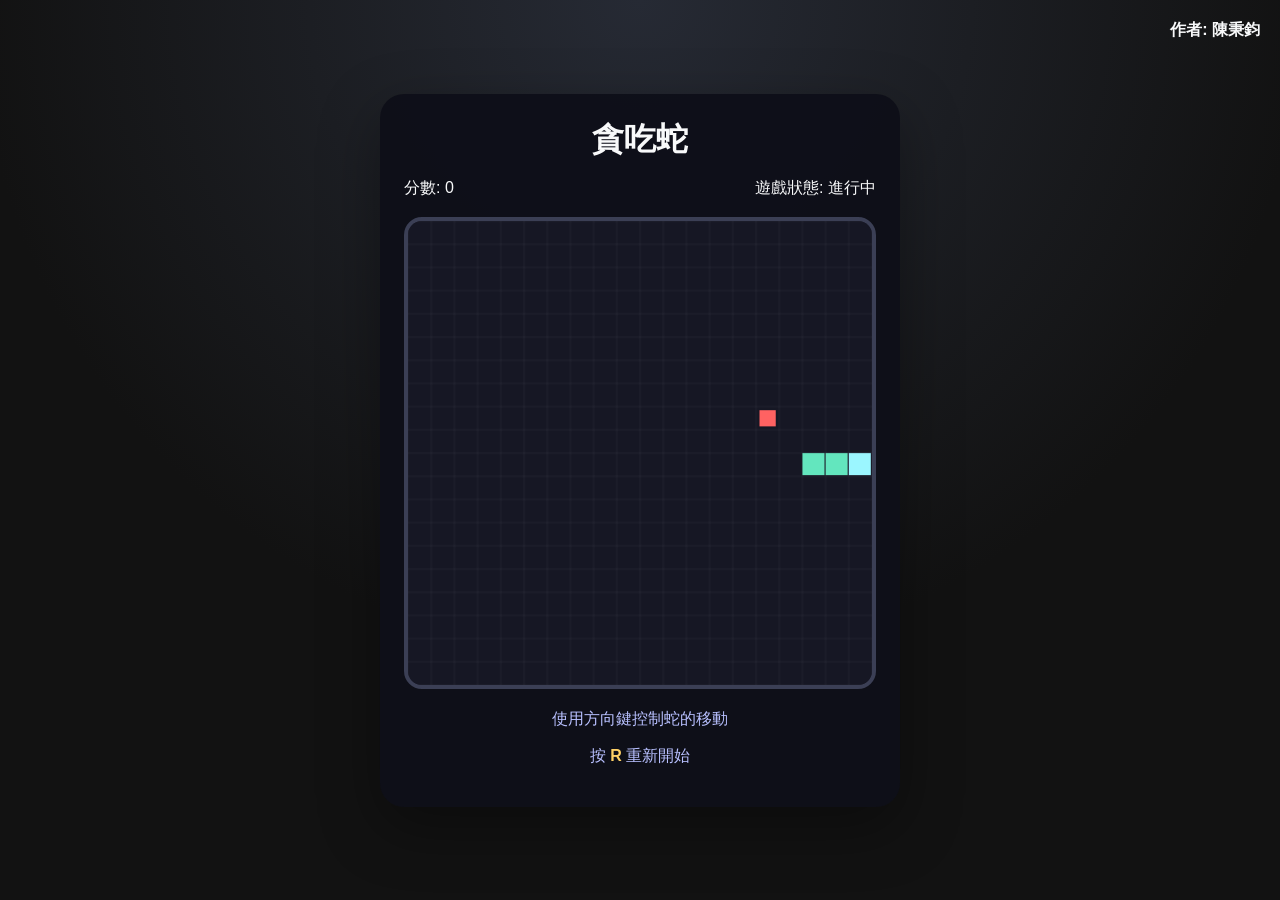
<file: snake/index.html>
<!DOCTYPE html>
<html lang="zh-Hant">
<head>
  <meta charset="UTF-8" />
  <meta name="viewport" content="width=device-width, initial-scale=1.0" />
  <title>貪吃蛇遊戲</title>
  <link rel="stylesheet" href="styles.css" />
</head>
<body>
  <div class="author">作者: 陳秉鈞</div>
  <div class="container">
    <h1>貪吃蛇</h1>
    <div class="scoreboard">
      <div>分數: <span id="score">0</span></div>
      <div>遊戲狀態: <span id="status">準備中</span></div>
    </div>
    <canvas id="gameCanvas" width="400" height="400"></canvas>
    <div class="instructions">
      <p>使用方向鍵控制蛇的移動</p>
      <p>按 <strong>R</strong> 重新開始</p>
    </div>
  </div>
  <script src="script.js"></script>
</body>
</html>
</file>
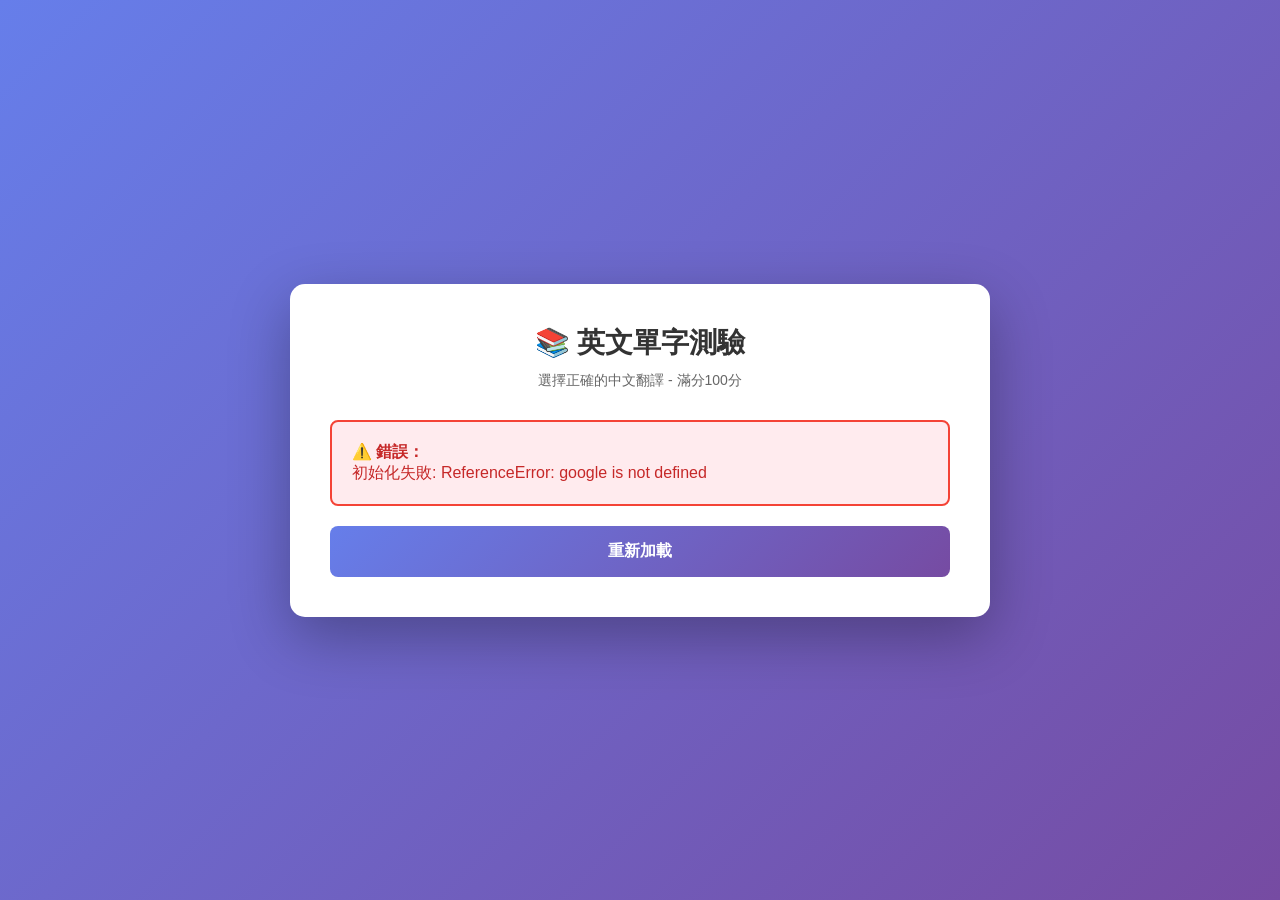
<file: 資料夾7/Index.html>
<!DOCTYPE html>
<html lang="zh-TW">
<head>
    <meta charset="UTF-8">
    <meta name="viewport" content="width=device-width, initial-scale=1.0">
    <title>英文單字測驗</title>
    <style>
        * {
            margin: 0;
            padding: 0;
            box-sizing: border-box;
        }
        
        body {
            font-family: 'Microsoft YaHei', 'Arial', sans-serif;
            background: linear-gradient(135deg, #667eea 0%, #764ba2 100%);
            min-height: 100vh;
            display: flex;
            justify-content: center;
            align-items: center;
            padding: 20px;
        }
        
        .container {
            background: white;
            border-radius: 15px;
            box-shadow: 0 20px 60px rgba(0, 0, 0, 0.3);
            max-width: 700px;
            width: 100%;
            padding: 40px;
        }
        
        .header {
            text-align: center;
            margin-bottom: 30px;
        }
        
        .header h1 {
            color: #333;
            font-size: 28px;
            margin-bottom: 10px;
        }
        
        .header p {
            color: #666;
            font-size: 14px;
        }
        
        .progress {
            background: #f0f0f0;
            height: 6px;
            border-radius: 3px;
            margin-bottom: 30px;
            overflow: hidden;
        }
        
        .progress-bar {
            height: 100%;
            background: linear-gradient(90deg, #667eea, #764ba2);
            width: 0%;
            transition: width 0.3s ease;
        }
        
        .question-container {
            display: none;
        }
        
        .question-container.active {
            display: block;
            animation: fadeIn 0.3s ease;
        }
        
        @keyframes fadeIn {
            from {
                opacity: 0;
                transform: translateY(10px);
            }
            to {
                opacity: 1;
                transform: translateY(0);
            }
        }
        
        .question-number {
            color: #999;
            font-size: 12px;
            margin-bottom: 10px;
            text-transform: uppercase;
            letter-spacing: 1px;
        }
        
        .question-text {
            color: #333;
            font-size: 22px;
            font-weight: 600;
            margin-bottom: 25px;
            padding: 20px;
            background: #f9f9f9;
            border-left: 4px solid #667eea;
            border-radius: 5px;
        }
        
        .options {
            display: flex;
            flex-direction: column;
            gap: 12px;
            margin-bottom: 30px;
        }
        
        .option {
            padding: 15px;
            border: 2px solid #e0e0e0;
            border-radius: 8px;
            cursor: pointer;
            transition: all 0.3s ease;
            background: #f9f9f9;
            font-size: 16px;
            color: #333;
        }
        
        .option:hover {
            border-color: #667eea;
            background: #f0f3ff;
            transform: translateX(5px);
        }
        
        .option.selected {
            border-color: #667eea;
            background: #e8ecff;
            color: #667eea;
            font-weight: 600;
        }
        
        .option.correct {
            border-color: #4caf50;
            background: #e8f5e9;
            color: #2e7d32;
        }
        
        .option.incorrect {
            border-color: #f44336;
            background: #ffebee;
            color: #c62828;
        }
        
        .buttons {
            display: flex;
            gap: 10px;
            justify-content: space-between;
        }
        
        button {
            flex: 1;
            padding: 12px 24px;
            border: none;
            border-radius: 8px;
            font-size: 16px;
            font-weight: 600;
            cursor: pointer;
            transition: all 0.3s ease;
        }
        
        .btn-prev {
            background: #f0f0f0;
            color: #333;
        }
        
        .btn-prev:hover {
            background: #e0e0e0;
        }
        
        .btn-next {
            background: linear-gradient(135deg, #667eea, #764ba2);
            color: white;
            flex: 2;
        }
        
        .btn-next:hover {
            transform: translateY(-2px);
            box-shadow: 0 5px 15px rgba(102, 126, 234, 0.4);
        }
        
        .btn-next:disabled {
            opacity: 0.5;
            cursor: not-allowed;
        }
        
        .result-container {
            display: none;
            text-align: center;
        }
        
        .result-container.active {
            display: block;
            animation: fadeIn 0.3s ease;
        }
        
        .score-circle {
            width: 150px;
            height: 150px;
            margin: 0 auto 30px;
            border-radius: 50%;
            display: flex;
            align-items: center;
            justify-content: center;
            font-size: 48px;
            font-weight: 700;
            color: white;
            background: linear-gradient(135deg, #667eea, #764ba2);
            box-shadow: 0 10px 30px rgba(102, 126, 234, 0.3);
        }
        
        .result-message {
            font-size: 24px;
            color: #333;
            margin-bottom: 20px;
            font-weight: 600;
        }
        
        .result-details {
            background: #f9f9f9;
            padding: 20px;
            border-radius: 8px;
            margin-bottom: 30px;
            color: #666;
            font-size: 16px;
            line-height: 1.8;
        }
        
        .answer-review {
            text-align: left;
            max-height: 300px;
            overflow-y: auto;
            background: #f9f9f9;
            padding: 20px;
            border-radius: 8px;
            margin-bottom: 30px;
            font-size: 14px;
        }
        
        .answer-item {
            padding: 10px;
            margin-bottom: 10px;
            border-left: 4px solid #e0e0e0;
            padding-left: 15px;
        }
        
        .answer-item.correct {
            border-left-color: #4caf50;
            background: #f1f8f6;
        }
        
        .answer-item.incorrect {
            border-left-color: #f44336;
            background: #fef5f5;
        }
        
        .answer-item-word {
            font-weight: 600;
            color: #333;
            margin-bottom: 5px;
        }
        
        .answer-item-status {
            font-size: 12px;
            margin-bottom: 3px;
        }
        
        .status-correct {
            color: #4caf50;
        }
        
        .status-incorrect {
            color: #f44336;
        }
        
        .btn-restart {
            background: linear-gradient(135deg, #667eea, #764ba2);
            color: white;
            padding: 15px 40px;
            font-size: 16px;
            width: 100%;
        }
        
        .btn-restart:hover {
            transform: translateY(-2px);
            box-shadow: 0 5px 15px rgba(102, 126, 234, 0.4);
        }
        
        .loading {
            text-align: center;
            padding: 40px;
        }
        
        .spinner {
            border: 4px solid #f3f3f3;
            border-top: 4px solid #667eea;
            border-radius: 50%;
            width: 40px;
            height: 40px;
            animation: spin 1s linear infinite;
            margin: 0 auto 20px;
        }
        
        @keyframes spin {
            0% { transform: rotate(0deg); }
            100% { transform: rotate(360deg); }
        }
        
        .error {
            background: #ffebee;
            border: 2px solid #f44336;
            color: #c62828;
            padding: 20px;
            border-radius: 8px;
            margin-bottom: 20px;
        }
    </style>
</head>
<body>
    <div class="container">
        <div class="header">
            <h1>📚 英文單字測驗</h1>
            <p>選擇正確的中文翻譯 - 滿分100分</p>
        </div>
        
        <!-- 載入狀態 -->
        <div id="loadingContainer" class="loading">
            <div class="spinner"></div>
            <p>載入中...</p>
        </div>
        
        <!-- 錯誤提示 -->
        <div id="errorContainer" style="display: none;"></div>
        
        <!-- 測驗容器 -->
        <div id="quizContainer" style="display: none;">
            <div class="progress">
                <div class="progress-bar" id="progressBar"></div>
            </div>
            
            <div id="questionsContainer"></div>
            
            <div class="buttons">
                <button class="btn-prev" id="prevBtn" onclick="previousQuestion()" style="display: none;">← 上一題</button>
                <button class="btn-next" id="nextBtn" onclick="nextQuestion()">下一題 →</button>
            </div>
        </div>
        
        <!-- 結果容器 -->
        <div id="resultContainer" class="result-container">
            <div class="score-circle" id="scoreCircle">0</div>
            <div class="result-message" id="resultMessage"></div>
            <div class="result-details" id="resultDetails"></div>
            <div class="answer-review" id="answerReview"></div>
            <button class="btn-restart" onclick="restartQuiz()">重新開始</button>
        </div>
    </div>

    <script>
        let currentQuestion = 0;
        let questions = [];
        let userAnswers = [];
        let quizStarted = false;

        // 初始化測驗
        async function initQuiz() {
            try {
                const response = await google.script.run.withSuccessHandler(response => {
                    if (response.success) {
                        questions = response.questions;
                        userAnswers = new Array(questions.length).fill(null);
                        showQuizContainer();
                        displayQuestion(0);
                    } else {
                        showError(response.message);
                    }
                }).withFailureHandler(error => {
                    showError("連接到 Google Apps Script 失敗: " + error);
                }).getQuestions();
            } catch (error) {
                showError("初始化失敗: " + error);
            }
        }

        // 顯示錯誤訊息
        function showError(message) {
            document.getElementById('loadingContainer').style.display = 'none';
            const errorDiv = document.getElementById('errorContainer');
            errorDiv.style.display = 'block';
            errorDiv.innerHTML = `<div class="error"><strong>⚠️ 錯誤：</strong><br>${message}</div>
                <button class="btn-restart" onclick="location.reload()">重新加載</button>`;
        }

        // 顯示測驗容器
        function showQuizContainer() {
            document.getElementById('loadingContainer').style.display = 'none';
            document.getElementById('quizContainer').style.display = 'block';
            quizStarted = true;
        }

        // 顯示問題
        function displayQuestion(index) {
            if (index < 0 || index >= questions.length) return;
            
            currentQuestion = index;
            const question = questions[index];
            
            // 更新進度條
            updateProgressBar();
            
            // 生成題目 HTML
            let questionsHTML = '';
            for (let i = 0; i < questions.length; i++) {
                const isActive = i === index ? 'active' : '';
                const q = questions[i];
                
                let optionsHTML = '';
                q.options.forEach((option, optIdx) => {
                    let optionClass = '';
                    
                    if (userAnswers[i] !== null) {
                        const isCorrect = option === q.correctAnswer;
                        const isSelected = userAnswers[i] === optIdx;
                        
                        if (isCorrect) {
                            optionClass = 'correct';
                        } else if (isSelected && !isCorrect) {
                            optionClass = 'incorrect';
                        }
                    } else if (userAnswers[i] === optIdx) {
                        optionClass = 'selected';
                    }
                    
                    optionsHTML += `
                        <div class="option ${optionClass}" 
                             onclick="selectAnswer(${i}, ${optIdx})"
                             style="${userAnswers[i] !== null ? 'cursor: default;' : ''}">
                            ${option}
                        </div>
                    `;
                });
                
                questionsHTML += `
                    <div class="question-container ${isActive}">
                        <div class="question-number">第 ${i + 1} 題 / 共 ${questions.length} 題</div>
                        <div class="question-text">${q.word}</div>
                        <div class="options">${optionsHTML}</div>
                    </div>
                `;
            }
            
            document.getElementById('questionsContainer').innerHTML = questionsHTML;
            updateButtons();
        }

        // 選擇答案
        function selectAnswer(questionIdx, optionIdx) {
            // 如果已經選過答案且已提交，不允許再改
            if (userAnswers[questionIdx] !== null) {
                return;
            }
            
            userAnswers[questionIdx] = optionIdx;
            displayQuestion(currentQuestion);
        }

        // 下一題
        function nextQuestion() {
            if (currentQuestion < questions.length - 1) {
                displayQuestion(currentQuestion + 1);
            } else if (userAnswers.every(a => a !== null)) {
                // 所有題目都答完了，提交答案
                submitQuiz();
            }
        }

        // 上一題
        function previousQuestion() {
            if (currentQuestion > 0) {
                displayQuestion(currentQuestion - 1);
            }
        }

        // 更新按鈕
        function updateButtons() {
            const prevBtn = document.getElementById('prevBtn');
            const nextBtn = document.getElementById('nextBtn');
            
            if (currentQuestion === 0) {
                prevBtn.style.display = 'none';
            } else {
                prevBtn.style.display = 'block';
            }
            
            const allAnswered = userAnswers.every(a => a !== null);
            
            if (currentQuestion === questions.length - 1 && allAnswered) {
                nextBtn.textContent = '提交答案 ✓';
            } else {
                nextBtn.textContent = '下一題 →';
            }
            
            nextBtn.disabled = userAnswers[currentQuestion] === null && currentQuestion === questions.length - 1 && !allAnswered;
        }

        // 更新進度條
        function updateProgressBar() {
            const answeredCount = userAnswers.filter(a => a !== null).length;
            const percentage = (answeredCount / questions.length) * 100;
            document.getElementById('progressBar').style.width = percentage + '%';
        }

        // 提交測驗
        function submitQuiz() {
            google.script.run.withSuccessHandler(response => {
                if (response.success) {
                    showResults(response);
                }
            }).withFailureHandler(error => {
                showError("提交答案失敗: " + error);
            }).submitAnswers(userAnswers);
        }

        // 顯示結果
        function showResults(result) {
            document.getElementById('quizContainer').style.display = 'none';
            document.getElementById('resultContainer').classList.add('active');
            
            // 更新分數
            document.getElementById('scoreCircle').textContent = result.score;
            
            // 更新訊息
            let message = '';
            if (result.score === 100) {
                message = '🎉 完美！滿分通過！';
            } else if (result.score >= 80) {
                message = '😊 不錯！繼續加油！';
            } else if (result.score >= 60) {
                message = '💪 還不錯，再複習一下！';
            } else {
                message = '📖 需要多練習喔！';
            }
            document.getElementById('resultMessage').textContent = message;
            
            // 更新詳細資訊
            document.getElementById('resultDetails').innerHTML = `
                <div>正確答案: <strong>${result.correct}</strong> / ${result.total}</div>
                <div>正確率: <strong>${result.percentage}%</strong></div>
            `;
            
            // 更新答案詳評
            let reviewHTML = '';
            result.answers.forEach((answer, idx) => {
                const itemClass = answer.isCorrect ? 'correct' : 'incorrect';
                const statusClass = answer.isCorrect ? 'status-correct' : 'status-incorrect';
                const statusText = answer.isCorrect ? '✓ 正確' : '✗ 錯誤';
                
                reviewHTML += `
                    <div class="answer-item ${itemClass}">
                        <div class="answer-item-word">${idx + 1}. ${answer.word}</div>
                        <div class="answer-item-status">
                            <span class="${statusClass}">${statusText}</span>
                        </div>
                        <div>你的答案: ${answer.userAnswer}</div>
                        ${!answer.isCorrect ? `<div><strong>正確答案: ${answer.correctAnswer}</strong></div>` : ''}
                    </div>
                `;
            });
            document.getElementById('answerReview').innerHTML = reviewHTML;
        }

        // 重新開始
        function restartQuiz() {
            currentQuestion = 0;
            questions = [];
            userAnswers = [];
            quizStarted = false;
            
            document.getElementById('resultContainer').classList.remove('active');
            document.getElementById('loadingContainer').style.display = 'block';
            document.getElementById('quizContainer').style.display = 'none';
            
            initQuiz();
        }

        // 頁面載入時初始化
        window.addEventListener('load', initQuiz);
    </script>
</body>
</html>
</file>
<file: styles.css>
:root {
  --bg: #0f172a;
  --surface: #111827;
  --card: #1f2937;
  --text: #e2e8f0;
  --muted: #94a3b8;
  --accent: #38bdf8;
  --accent-strong: #7dd3fc;
  --border: rgba(148, 163, 184, 0.18);
}

* {
  box-sizing: border-box;
}

body {
  margin: 0;
  min-height: 100vh;
  font-family: 'Segoe UI', Tahoma, Geneva, Verdana, sans-serif;
  background: radial-gradient(circle at top, #111827 0%, #0f172a 60%, #020617 100%);
  color: var(--text);
}

a {
  color: inherit;
  text-decoration: none;
}

.page-shell {
  width: min(100%, 1120px);
  margin: 0 auto;
  padding: 32px;
}

.site-header {
  display: flex;
  justify-content: space-between;
  align-items: center;
  gap: 24px;
  padding: 18px 24px;
  background: rgba(15, 23, 42, 0.9);
  border-radius: 24px;
  border: 1px solid var(--border);
  backdrop-filter: blur(12px);
}

.brand {
  font-size: 1rem;
  letter-spacing: 0.14em;
  text-transform: uppercase;
  color: var(--accent);
  font-weight: 700;
}

.site-nav {
  display: flex;
  gap: 18px;
  flex-wrap: wrap;
}

.site-nav a {
  color: var(--muted);
  font-size: 0.95rem;
  transition: color 0.2s ease;
}

.site-nav a:hover {
  color: var(--text);
}

.hero {
  display: grid;
  grid-template-columns: 1.3fr 0.9fr;
  gap: 32px;
  align-items: center;
  padding: 64px 0;
}

.eyebrow {
  margin: 0 0 18px;
  color: var(--accent);
  text-transform: uppercase;
  letter-spacing: 0.18em;
}

.hero h1 {
  margin: 0;
  font-size: clamp(2.8rem, 4vw, 4.4rem);
  line-height: 1.05;
}

.hero p {
  max-width: 60ch;
  line-height: 1.8;
  color: var(--muted);
}

.hero-actions {
  display: flex;
  gap: 14px;
  flex-wrap: wrap;
  margin-top: 28px;
}

.btn {
  display: inline-flex;
  align-items: center;
  justify-content: center;
  padding: 14px 22px;
  border-radius: 999px;
  font-weight: 700;
  transition: transform 0.18s ease, background 0.18s ease;
}

.btn:hover {
  transform: translateY(-2px);
}

.primary {
  background: linear-gradient(135deg, var(--accent), var(--accent-strong));
  color: #0f172a;
}

.secondary {
  border: 1px solid rgba(255, 255, 255, 0.12);
}

.section {
  padding: 48px 0;
}

.section-heading {
  display: flex;
  align-items: center;
  gap: 18px;
  margin-bottom: 30px;
}

.section-heading span {
  color: var(--accent);
  font-size: 0.95rem;
  letter-spacing: 0.18em;
  text-transform: uppercase;
}

.section-heading h2 {
  margin: 0;
  font-size: clamp(1.8rem, 2vw, 2.4rem);
}

.project-grid {
  display: grid;
  grid-template-columns: repeat(auto-fit, minmax(300px, 1fr));
  gap: 24px;
}

.project-card {
  padding: 28px;
  border-radius: 24px;
  background: rgba(15, 23, 42, 0.9);
  border: 1px solid rgba(148, 163, 184, 0.12);
  transition: transform 0.2s ease, box-shadow 0.2s ease;
}

.project-card:hover {
  transform: translateY(-4px);
  box-shadow: 0 20px 40px rgba(0, 0, 0, 0.15);
}

.project-thumbnail {
  width: 80px;
  height: 80px;
  margin: 0 auto 20px;
  border-radius: 12px;
  overflow: hidden;
  background: rgba(255, 255, 255, 0.05);
  display: flex;
  align-items: center;
  justify-content: center;
}

.project-thumbnail svg {
  width: 100%;
  height: 100%;
  display: block;
}

.project-tag {
  margin: 0 0 16px;
  color: var(--accent);
  font-size: 0.85rem;
  text-transform: uppercase;
  letter-spacing: 0.12em;
}

.project-card h3 {
  margin: 0 0 14px;
}

.project-card p {
  margin: 0 0 22px;
  color: var(--muted);
  line-height: 1.8;
}

.project-link {
  display: inline-flex;
  padding: 12px 18px;
  border-radius: 999px;
  background: var(--accent);
  color: #0f172a;
  font-weight: 700;
}

.about-card,
.contact-card {
  padding: 28px;
  border-radius: 24px;
  background: rgba(15, 23, 42, 0.9);
  border: 1px solid rgba(148, 163, 184, 0.12);
}

.about-card p,
.contact-card p {
  line-height: 1.8;
  color: var(--muted);
}

.contact-card ul {
  list-style: none;
  padding: 0;
  margin: 20px 0 0;
  display: grid;
  gap: 12px;
}

.contact-card a {
  color: var(--accent);
}

.site-footer {
  padding: 20px 0 0;
  text-align: center;
  color: var(--muted);
}

@media (max-width: 960px) {
  .hero {
    grid-template-columns: 1fr;
  }
  .project-grid {
    grid-template-columns: 1fr;
  }
}

@media (max-width: 640px) {
  .site-header {
    flex-direction: column;
    align-items: flex-start;
  }
  .site-nav {
    gap: 12px;
  }
}
</file>
<file: 4/styles.css>
:root {
  --bg-primary: #ffffff;
  --bg-secondary: #f7f7f8;
  --bg-tertiary: #f0f0f0;
  --text-primary: #202124;
  --text-secondary: #5f6368;
  --text-muted: #80868b;
  --accent: #1a73e8;
  --accent-hover: #1557b0;
  --border: #e8eaed;
  --border-hover: #dadce0;
  --success: #34a853;
  --error: #ea4335;
  --shadow: rgba(0, 0, 0, 0.1);
  --shadow-hover: rgba(0, 0, 0, 0.15);
}

* {
  box-sizing: border-box;
  margin: 0;
  padding: 0;
}

body {
  font-family: 'Google Sans', 'Segoe UI', Roboto, -apple-system, BlinkMacSystemFont, sans-serif;
  background: var(--bg-secondary);
  color: var(--text-primary);
  line-height: 1.5;
  min-height: 100vh;
  display: flex;
  align-items: center;
  justify-content: center;
  padding: 20px;
}

.chat-container {
  position: relative;
  width: 100%;
  max-width: 800px;
  height: 100vh;
  max-height: 800px;
  background: var(--bg-primary);
  border-radius: 12px;
  box-shadow: 0 4px 24px var(--shadow);
  display: flex;
  flex-direction: column;
  overflow: hidden;
}

.author-tag {
  position: absolute;
  top: 16px;
  right: 20px;
  padding: 6px 12px;
  border-radius: 999px;
  background: rgba(26, 115, 232, 0.12);
  color: var(--accent);
  font-size: 13px;
  font-weight: 600;
  z-index: 2;
}

.chat-header {
  background: var(--bg-primary);
  border-bottom: 1px solid var(--border);
  padding: 16px 20px;
}

.header-content {
  display: flex;
  align-items: center;
  gap: 12px;
}

.ai-avatar {
  width: 36px;
  height: 36px;
  background: linear-gradient(135deg, #4285f4, #34a853);
  border-radius: 50%;
  display: flex;
  align-items: center;
  justify-content: center;
  color: white;
}

.ai-avatar svg {
  width: 20px;
  height: 20px;
}

.header-info h1 {
  font-size: 18px;
  font-weight: 500;
  margin-bottom: 2px;
}

.status {
  font-size: 14px;
  color: var(--success);
  font-weight: 500;
}

.chat-messages {
  flex: 1;
  overflow-y: auto;
  padding: 20px;
  display: flex;
  flex-direction: column;
  gap: 16px;
}

.message {
  display: flex;
  gap: 12px;
  max-width: 80%;
}

.message-avatar {
  width: 32px;
  height: 32px;
  border-radius: 50%;
  display: flex;
  align-items: center;
  justify-content: center;
  flex-shrink: 0;
}

.ai-message .message-avatar {
  background: linear-gradient(135deg, #4285f4, #34a853);
  color: white;
}

.user-message {
  align-self: flex-end;
  flex-direction: row-reverse;
}

.user-message .message-avatar {
  background: var(--accent);
  color: white;
}

.user-message .message-content {
  align-items: flex-end;
}

.message-content {
  display: flex;
  flex-direction: column;
  gap: 4px;
}

.message-text {
  background: var(--bg-secondary);
  padding: 12px 16px;
  border-radius: 18px;
  font-size: 15px;
  line-height: 1.4;
  white-space: pre-wrap;
  word-wrap: break-word;
}

.user-message .message-text {
  background: var(--accent);
  color: white;
}

.message-time {
  font-size: 12px;
  color: var(--text-muted);
  margin: 0 16px;
}

.typing-indicator {
  display: flex;
  gap: 12px;
  opacity: 0.7;
}

.typing-indicator .message-text {
  display: flex;
  align-items: center;
  gap: 4px;
}

.typing-dots {
  display: flex;
  gap: 2px;
}

.typing-dots span {
  width: 4px;
  height: 4px;
  background: var(--text-secondary);
  border-radius: 50%;
  animation: typing 1.4s infinite;
}

.typing-dots span:nth-child(2) {
  animation-delay: 0.2s;
}

.typing-dots span:nth-child(3) {
  animation-delay: 0.4s;
}

@keyframes typing {
  0%, 60%, 100% {
    transform: translateY(0);
  }
  30% {
    transform: translateY(-8px);
  }
}

.chat-input-container {
  border-top: 1px solid var(--border);
  padding: 16px 20px;
  background: var(--bg-primary);
}

.input-wrapper {
  display: flex;
  align-items: flex-end;
  gap: 12px;
  margin-bottom: 8px;
}

#messageInput {
  flex: 1;
  min-height: 44px;
  max-height: 120px;
  padding: 12px 16px;
  border: 1px solid var(--border);
  border-radius: 22px;
  font-size: 15px;
  font-family: inherit;
  resize: none;
  outline: none;
  transition: border-color 0.2s ease;
}

#messageInput:focus {
  border-color: var(--accent);
}

#messageInput::placeholder {
  color: var(--text-muted);
}

.send-button {
  width: 44px;
  height: 44px;
  background: var(--accent);
  color: white;
  border: none;
  border-radius: 50%;
  cursor: pointer;
  display: flex;
  align-items: center;
  justify-content: center;
  transition: all 0.2s ease;
  flex-shrink: 0;
}

.send-button:hover:not(:disabled) {
  background: var(--accent-hover);
  transform: scale(1.05);
}

.send-button:disabled {
  background: var(--text-muted);
  cursor: not-allowed;
}

.send-button svg {
  width: 20px;
  height: 20px;
}

.input-footer {
  display: flex;
  justify-content: space-between;
  align-items: center;
  font-size: 12px;
  color: var(--text-muted);
}

.char-count {
  font-weight: 500;
}

.disclaimer {
  max-width: 60%;
  text-align: right;
}

/* Scrollbar styling */
.chat-messages::-webkit-scrollbar {
  width: 6px;
}

.chat-messages::-webkit-scrollbar-track {
  background: transparent;
}

.chat-messages::-webkit-scrollbar-thumb {
  background: var(--border);
  border-radius: 3px;
}

.chat-messages::-webkit-scrollbar-thumb:hover {
  background: var(--border-hover);
}

/* Responsive design */
@media (max-width: 768px) {
  .chat-container {
    height: 100vh;
    max-height: none;
    border-radius: 0;
  }

  .chat-messages {
    padding: 16px;
  }

  .message {
    max-width: 85%;
  }

  .chat-input-container {
    padding: 12px 16px;
  }

  .input-footer {
    flex-direction: column;
    gap: 4px;
    align-items: flex-start;
  }

  .disclaimer {
    max-width: 100%;
    text-align: left;
  }
}
</file>
<file: calculator/styles.css>
* {
    margin: 0;
    padding: 0;
    box-sizing: border-box;
}

body {
    font-family: 'Arial', sans-serif;
    background: linear-gradient(135deg, #667eea 0%, #764ba2 100%);
    min-height: 100vh;
    display: flex;
    justify-content: center;
    align-items: center;
    padding: 20px;
}

.container {
    width: 100%;
    max-width: 500px;
    position: relative;
}

.author {
    position: absolute;
    top: 16px;
    right: 16px;
    color: #dcdcdc;
    font-size: 14px;
    background: rgba(0, 0, 0, 0.25);
    padding: 4px 10px;
    border-radius: 12px;
}


.calculator {
    background: #2d2d2d;
    border-radius: 20px;
    box-shadow: 0 20px 60px rgba(0, 0, 0, 0.3);
    padding: 20px;
    color: white;
}

/* Display Section */
.display-section {
    background: #1a1a1a;
    border-radius: 10px;
    padding: 15px;
    margin-bottom: 15px;
}

.display {
    width: 100%;
    background: #0a0a0a;
    color: #00ff00;
    border: 2px solid #444;
    border-radius: 8px;
    padding: 15px;
    font-size: 28px;
    text-align: right;
    font-family: 'Courier New', monospace;
    margin-bottom: 10px;
}

.display:focus {
    outline: none;
    border-color: #667eea;
}

.history-label {
    font-size: 12px;
    color: #888;
    text-transform: uppercase;
    margin-bottom: 5px;
}

.history-list {
    max-height: 80px;
    overflow-y: auto;
    background: #0a0a0a;
    border-radius: 5px;
    padding: 8px;
}

.history-item {
    font-size: 12px;
    color: #00dd00;
    padding: 4px;
    border-bottom: 1px solid #333;
    cursor: pointer;
    transition: background 0.2s;
}

.history-item:hover {
    background: #1a1a1a;
}

.history-item:last-child {
    border-bottom: none;
}

/* Mode Selector */
.mode-selector {
    display: flex;
    gap: 5px;
    margin-bottom: 15px;
    overflow-x: auto;
    padding-bottom: 5px;
}

.mode-btn {
    background: #404040;
    border: 2px solid #666;
    color: #ccc;
    padding: 8px 12px;
    border-radius: 6px;
    cursor: pointer;
    font-size: 12px;
    white-space: nowrap;
    transition: all 0.2s;
    flex-shrink: 0;
}

.mode-btn:hover {
    background: #505050;
    border-color: #888;
}

.mode-btn.active {
    background: #667eea;
    border-color: #667eea;
    color: white;
}

/* Buttons Grid */
.button-grid {
    display: grid;
    grid-template-columns: repeat(4, 1fr);
    gap: 8px;
    margin-top: 15px;
}

.btn {
    padding: 15px;
    border: none;
    border-radius: 8px;
    font-size: 16px;
    font-weight: bold;
    cursor: pointer;
    transition: all 0.2s;
    background: #404040;
    color: white;
}

.btn:hover {
    background: #505050;
    transform: translateY(-2px);
}

.btn:active {
    transform: translateY(0);
}

.operator-btn {
    background: #667eea;
    color: white;
}

.operator-btn:hover {
    background: #7c8ff0;
}

.function-btn {
    background: #764ba2;
    color: white;
    font-size: 14px;
}

.function-btn:hover {
    background: #8b5ba5;
}

.equals-btn {
    background: #00cc44;
    color: white;
    font-weight: bold;
}

.equals-btn:hover {
    background: #00dd55;
}

/* Complex Mode Styles */
.complex-input {
    display: grid;
    grid-template-columns: 1fr 1fr;
    gap: 10px;
    margin-bottom: 15px;
}

.input-group {
    display: flex;
    flex-direction: column;
}

.input-group label {
    font-size: 12px;
    color: #888;
    margin-bottom: 5px;
    text-transform: uppercase;
}

.input-group input {
    background: #1a1a1a;
    border: 2px solid #444;
    color: #00ff00;
    padding: 8px;
    border-radius: 6px;
    font-family: 'Courier New', monospace;
}

.input-group input:focus {
    outline: none;
    border-color: #667eea;
}

/* Matrix Mode Styles */
.matrix-controls {
    display: grid;
    grid-template-columns: 1fr 1fr;
    gap: 10px;
    margin-bottom: 15px;
}

.size-control {
    display: flex;
    flex-direction: column;
}

.size-control label {
    font-size: 12px;
    color: #888;
    margin-bottom: 5px;
}

.size-control select {
    background: #1a1a1a;
    border: 2px solid #444;
    color: #00ff00;
    padding: 8px;
    border-radius: 6px;
}

.matrix-input {
    background: #1a1a1a;
    border-radius: 8px;
    padding: 15px;
    margin-bottom: 15px;
}

.matrix-row {
    display: grid;
    gap: 5px;
    margin-bottom: 5px;
}

.matrix-input input {
    background: #0a0a0a;
    border: 1px solid #444;
    color: #00ff00;
    padding: 8px;
    border-radius: 4px;
    width: 100%;
    font-family: 'Courier New', monospace;
    text-align: center;
}

.matrix-input input:focus {
    outline: none;
    border-color: #667eea;
}

.matrix-ops {
    grid-template-columns: repeat(3, 1fr);
}

/* Units Mode Styles */
.units-controls {
    display: grid;
    gap: 10px;
    margin-bottom: 15px;
}

.unit-group {
    display: flex;
    flex-direction: column;
}

.unit-group label {
    font-size: 12px;
    color: #888;
    margin-bottom: 5px;
    text-transform: uppercase;
}

.unit-group select,
.unit-group input {
    background: #1a1a1a;
    border: 2px solid #444;
    color: #00ff00;
    padding: 8px;
    border-radius: 6px;
    font-family: 'Courier New', monospace;
}

.unit-group select:focus,
.unit-group input:focus {
    outline: none;
    border-color: #667eea;
}

#convert-btn {
    width: 100%;
    margin-bottom: 15px;
}

/* Result Box */
.result-box {
    background: #0a0a0a;
    border: 2px solid #667eea;
    border-radius: 8px;
    padding: 15px;
    margin-top: 15px;
    color: #00ff00;
    font-family: 'Courier New', monospace;
    font-size: 16px;
    min-height: 50px;
    display: flex;
    align-items: center;
    justify-content: center;
    text-align: center;
    white-space: pre-wrap;
    word-break: break-all;
}

/* Mode Content */
.mode-content {
    display: none;
}

.mode-content.active {
    display: block;
}

/* Scrollbar Styling */
::-webkit-scrollbar {
    width: 6px;
}

::-webkit-scrollbar-track {
    background: #1a1a1a;
    border-radius: 3px;
}

::-webkit-scrollbar-thumb {
    background: #667eea;
    border-radius: 3px;
}

::-webkit-scrollbar-thumb:hover {
    background: #7c8ff0;
}

/* Responsive */
@media (max-width: 600px) {
    .calculator {
        padding: 15px;
    }

    .button-grid {
        gap: 6px;
    }

    .btn {
        padding: 12px;
        font-size: 14px;
    }

    .display {
        font-size: 24px;
    }

    .matrix-controls {
        grid-template-columns: 1fr;
    }
}
</file>
<file: mole/styles.css>
:root {
  --bg: #0b1120;
  --card: #16213e;
  --card-alt: #1f2a63;
  --text: #f5f7ff;
  --accent: #fca311;
  --danger: #ef233c;
}

* {
  box-sizing: border-box;
}

body {
  margin: 0;
  min-height: 100vh;
  display: flex;
  justify-content: center;
  align-items: center;
  font-family: 'Segoe UI', Tahoma, Geneva, Verdana, sans-serif;
  background: radial-gradient(circle at top, #192339 0%, #0b1120 70%);
  color: var(--text);
}

.game-shell {
  position: relative;
  width: min(100%, 520px);
  padding: 24px;
  border-radius: 24px;
  background: rgba(17, 23, 47, 0.95);
  box-shadow: 0 20px 80px rgba(0, 0, 0, 0.35);
}

.author {
  position: absolute;
  top: 16px;
  right: 16px;
  color: #dcdcdc;
  font-size: 0.9rem;
  padding: 6px 10px;
  background: rgba(255, 255, 255, 0.08);
  border-radius: 12px;
}

header {
  display: flex;
  flex-direction: column;
  gap: 16px;
  margin-bottom: 18px;
}

h1 {
  margin: 0;
  font-size: clamp(2rem, 4vw, 2.6rem);
  text-align: center;
}

.status-bar {
  display: flex;
  justify-content: space-between;
  gap: 12px;
  background: var(--card);
  border-radius: 14px;
  padding: 14px 18px;
  font-size: 1rem;
}

.controls {
  display: flex;
  justify-content: center;
  gap: 12px;
  margin-bottom: 18px;
}

button {
  border: none;
  border-radius: 12px;
  padding: 12px 18px;
  cursor: pointer;
  background: var(--accent);
  color: #0b1120;
  font-weight: 700;
  transition: transform 0.2s ease, filter 0.2s ease;
}

button:hover {
  transform: translateY(-1px);
  filter: brightness(1.05);
}

button:active {
  transform: translateY(0);
}

.grid {
  display: grid;
  grid-template-columns: repeat(3, minmax(0, 1fr));
  gap: 14px;
}

.hole {
  position: relative;
  width: 100%;
  padding-top: 100%;
  background: linear-gradient(180deg, rgba(255,255,255,0.04), rgba(0,0,0,0.15));
  border-radius: 24px;
  overflow: hidden;
  cursor: pointer;
  border: 2px solid rgba(255,255,255,0.08);
}

.hole::before {
  content: '';
  position: absolute;
  inset: 10px;
  border-radius: 20px;
  background: var(--card-alt);
}

.mole {
  position: absolute;
  inset: 18px;
  border-radius: 20px;
  background: radial-gradient(circle at 35% 35%, #f9bc60 0%, #e09b3d 40%, #8c5d1a 65%);
  box-shadow: inset 0 6px 0 rgba(0, 0, 0, 0.12), 0 12px 30px rgba(0, 0, 0, 0.25);
  display: grid;
  place-items: center;
  font-size: 1.4rem;
  color: #2b1b03;
  transform: translateY(30%);
  transition: transform 0.15s ease;
}

.mole.active {
  transform: translateY(0);
}

.notice {
  margin-top: 18px;
  text-align: center;
  color: #b8c0ff;
  font-size: 0.95rem;
}

@media (max-width: 420px) {
  .status-bar {
    flex-direction: column;
    text-align: center;
  }
  .controls {
    flex-direction: column;
  }
}
</file>
<file: snake/styles.css>
:root {
  --bg: #121212;
  --board: #1f1f2c;
  --grid: #2e2e42;
  --snake: #63e6be;
  --food: #ff6262;
  --text: #f8f9fa;
}

* {
  box-sizing: border-box;
}

body {
  margin: 0;
  min-height: 100vh;
  display: flex;
  align-items: center;
  justify-content: center;
  font-family: 'Segoe UI', Tahoma, Geneva, Verdana, sans-serif;
  background: radial-gradient(circle at top, #262a34 0%, #121212 60%);
  color: var(--text);
}

.container {
  width: 100%;
  max-width: 520px;
  padding: 24px;
  border-radius: 24px;
  background: rgba(14, 15, 24, 0.96);
  box-shadow: 0 20px 60px rgba(0, 0, 0, 0.35);
  text-align: center;
}

h1 {
  margin: 0 0 16px;
  font-size: 2rem;
}

.scoreboard {
  display: flex;
  justify-content: space-between;
  gap: 16px;
  margin-bottom: 18px;
  font-size: 1rem;
}

canvas {
  width: 100%;
  height: auto;
  background: var(--board);
  border: 4px solid #3b3f55;
  border-radius: 18px;
}

.instructions {
  margin-top: 16px;
  color: #b8c0ff;
}

.instructions strong {
  color: #ffd166;
}

.author {
  position: absolute;
  top: 20px;
  right: 20px;
  color: var(--text);
  font-size: 1rem;
  font-weight: bold;
}
</file>
